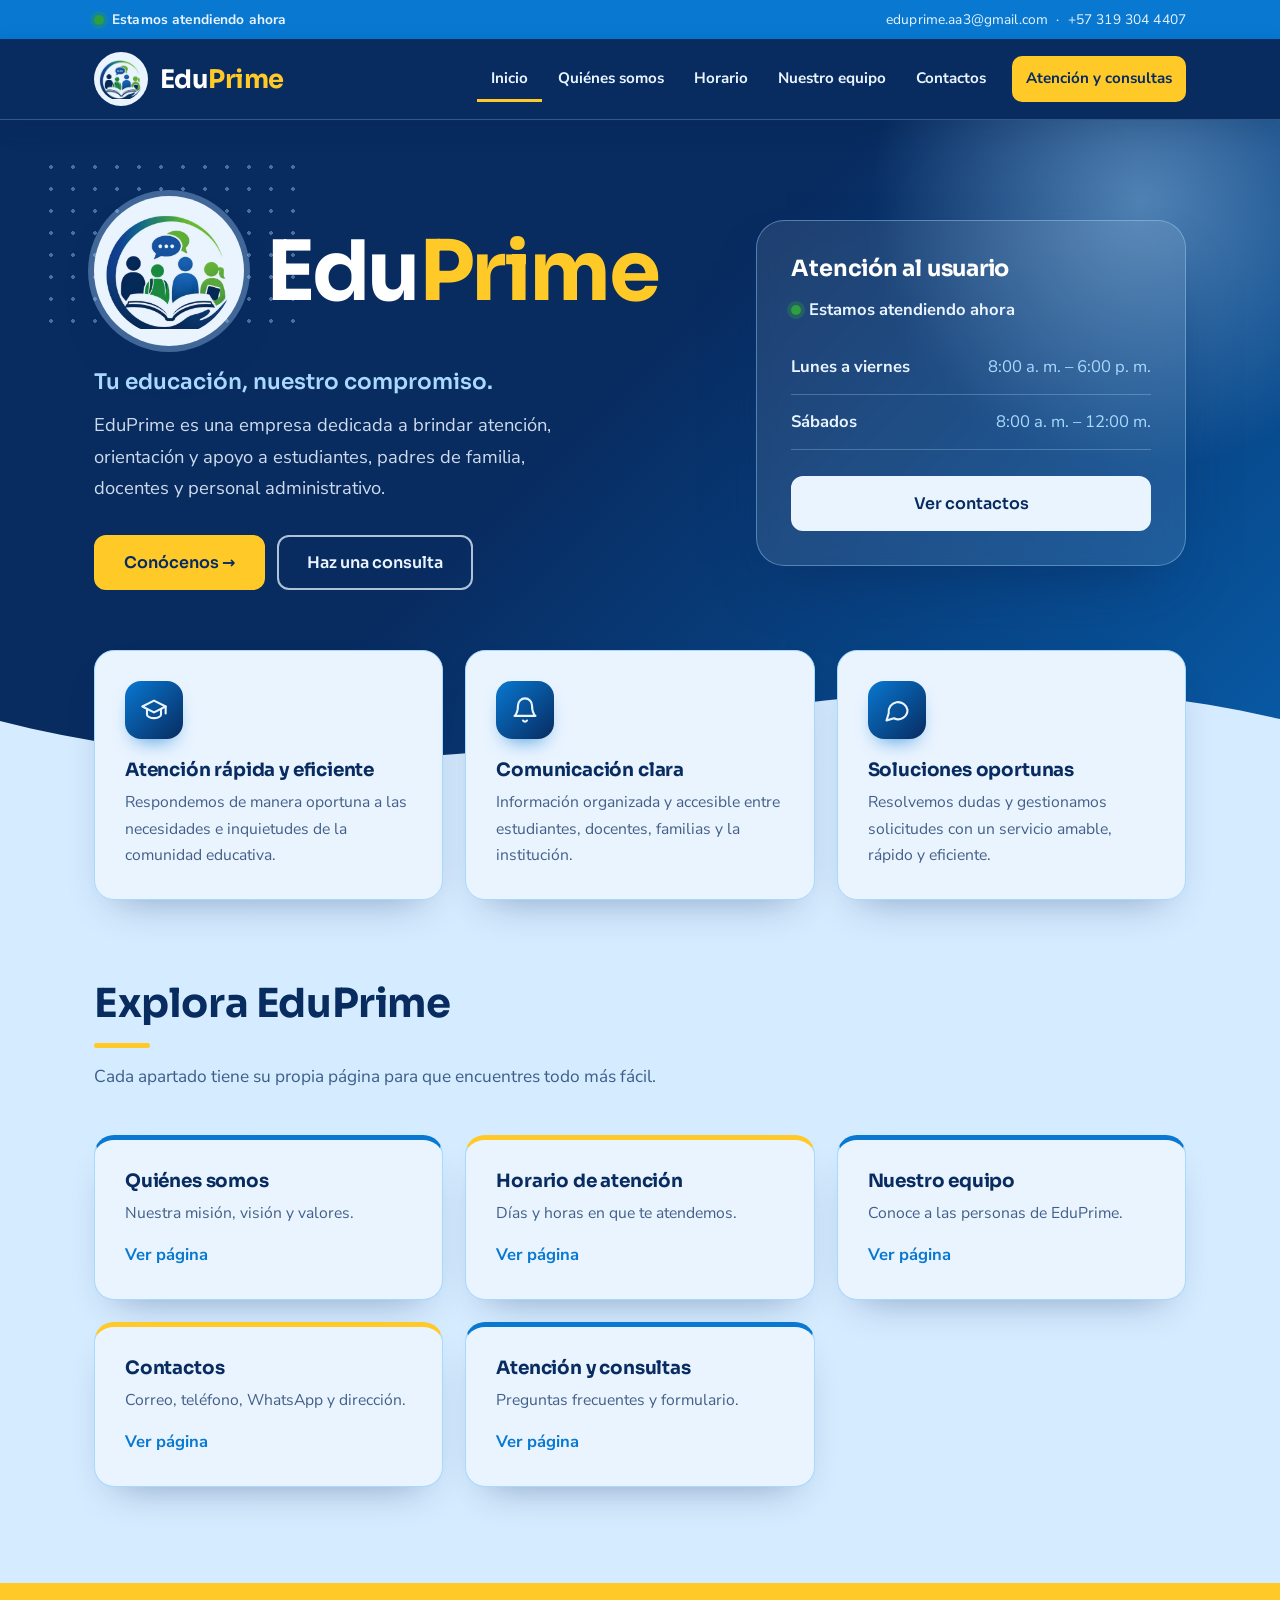
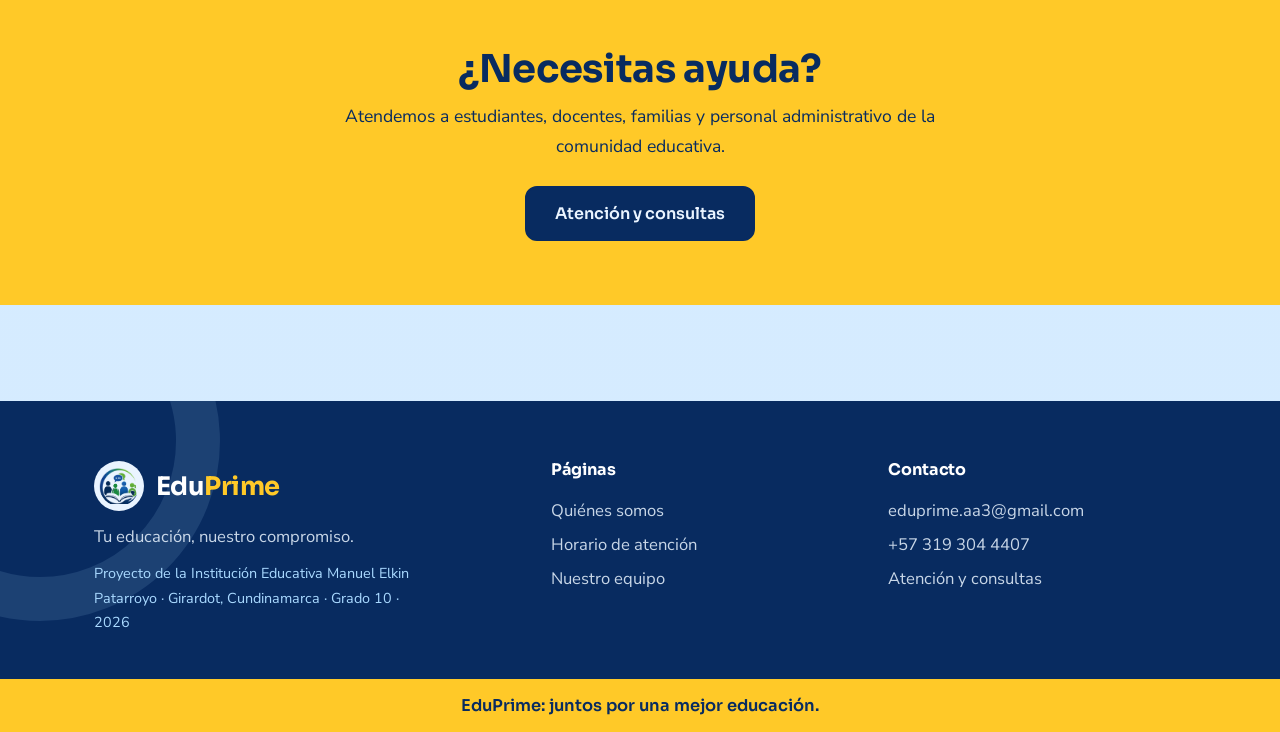
<file: index.html>
<!DOCTYPE html>
<html lang="es">
<head>
<meta charset="utf-8">
<meta name="viewport" content="width=device-width, initial-scale=1, viewport-fit=cover">
<title>EduPrime · Tu educación, nuestro compromiso</title>
<meta name="description" content="EduPrime: Tu educación, nuestro compromiso. Atención, orientación y apoyo para toda la comunidad educativa.">
<link rel="icon" href="assets/logo-icono.png">
<link rel="stylesheet" href="css/styles.css">
</head>
<body>
<div id="progreso" aria-hidden="true"></div>
<div class="util">
  <div class="wrap">
    <span class="badge" id="estado-top"><i></i><span>Consultando horario…</span></span>
    <span><a href="mailto:eduprime.aa3@gmail.com">eduprime.aa3@gmail.com</a> &nbsp;·&nbsp; <a href="tel:+573193044407">+57 319 304 4407</a></span>
  </div>
</div>


<header class="top">
  <div class="wrap bar">
    <a class="brand" href="index.html"><img src="assets/logo-icono.png" alt=""><span>Edu<b>Prime</b></span></a>
    <button class="burger" id="burger" aria-expanded="false" aria-controls="menu">Menú</button>
    <nav id="menu" aria-label="Principal">
      <ul>
        <li><a href="index.html" aria-current="page">Inicio</a></li>
        <li><a href="quienes-somos.html">Quiénes somos</a></li>
        <li><a href="horario.html">Horario</a></li>
        <li><a href="equipo.html">Nuestro equipo</a></li>
        <li><a href="contactos.html">Contactos</a></li>
        <li><a class="cta" href="consultas.html">Atención y consultas</a></li>
      </ul>
    </nav>
  </div>
</header>
<main>
<div class="hero" id="inicio"><div class="wrap">
  <div>
    <div class="lockup"><img src="assets/logo-icono.png" alt="Logo de EduPrime"><h1>Edu<b>Prime</b></h1></div>
    <p class="eslogan">Tu educación, nuestro compromiso.</p>
    <p class="lead">EduPrime es una empresa dedicada a brindar atención, orientación y apoyo a estudiantes, padres de familia, docentes y personal administrativo.</p>
    <div class="btns"><a class="btn" href="quienes-somos.html">Conócenos →</a><a class="btn ghost" href="consultas.html">Haz una consulta</a></div>
  </div>
  <aside class="ficha" aria-label="Atención al usuario">
    <h2>Atención al usuario</h2>
    <div class="badge" id="estado"><i></i><span>Consultando…</span></div>
    <dl><div><dt>Lunes a viernes</dt><dd>8:00 a. m. – 6:00 p. m.</dd></div><div><dt>Sábados</dt><dd>8:00 a. m. – 12:00 m.</dd></div></dl>
    <a class="btn" href="contactos.html">Ver contactos</a>
  </aside>
</div></div>
<div class="quick">
  <div class="wrap grid3">
    <div class="card">
      <div class="ico"><svg viewBox="0 0 24 24" aria-hidden="true"><path d="M2 9l10-5 10 5-10 5z"/><path d="M6 11.5V16c0 1.5 3 3 6 3s6-1.5 6-3v-4.5"/><path d="M22 9v6"/></svg></div>
      <h3>Atención rápida y eficiente</h3><p>Respondemos de manera oportuna a las necesidades e inquietudes de la comunidad educativa.</p>
    </div>
    <div class="card">
      <div class="ico"><svg viewBox="0 0 24 24" aria-hidden="true"><path d="M18 8a6 6 0 10-12 0c0 7-3 9-3 9h18s-3-2-3-9"/><path d="M13.7 21a2 2 0 01-3.4 0"/></svg></div>
      <h3>Comunicación clara</h3><p>Información organizada y accesible entre estudiantes, docentes, familias y la institución.</p>
    </div>
    <div class="card">
      <div class="ico"><svg viewBox="0 0 24 24" aria-hidden="true"><path d="M21 12a8 8 0 01-11.6 7.1L3 21l1.9-6.2A8 8 0 1121 12z"/></svg></div>
      <h3>Soluciones oportunas</h3><p>Resolvemos dudas y gestionamos solicitudes con un servicio amable, rápido y eficiente.</p>
    </div>
  </div>
</div>

<section class="solo"><div class="wrap">
<div class="sh"><h2>Explora EduPrime</h2><p>Cada apartado tiene su propia página para que encuentres todo más fácil.</p></div>
<div class="grid3">
<a class="card link" href="quienes-somos.html"><h3>Quiénes somos</h3><p>Nuestra misión, visión y valores.</p><span>Ver página</span></a>
<a class="card link" href="horario.html"><h3>Horario de atención</h3><p>Días y horas en que te atendemos.</p><span>Ver página</span></a>
<a class="card link" href="equipo.html"><h3>Nuestro equipo</h3><p>Conoce a las personas de EduPrime.</p><span>Ver página</span></a>
<a class="card link" href="contactos.html"><h3>Contactos</h3><p>Correo, teléfono, WhatsApp y dirección.</p><span>Ver página</span></a>
<a class="card link" href="consultas.html"><h3>Atención y consultas</h3><p>Preguntas frecuentes y formulario.</p><span>Ver página</span></a>
</div></div></section>
<section class="callout"><div class="wrap"><h2>¿Necesitas ayuda?</h2><p>Atendemos a estudiantes, docentes, familias y personal administrativo de la comunidad educativa.</p><a class="btn" href="consultas.html">Atención y consultas</a></div></section>
</main>

<footer>
  <div class="wrap fgrid">
    <div><a class="brand" href="index.html"><img src="assets/logo-icono.png" alt=""><span>Edu<b>Prime</b></span></a><p>Tu educación, nuestro compromiso.</p><p class="inst">Proyecto de la Institución Educativa Manuel Elkin Patarroyo · Girardot, Cundinamarca · Grado 10 · 2026</p></div>
    <div><h3>Páginas</h3><a href="quienes-somos.html">Quiénes somos</a><a href="horario.html">Horario de atención</a><a href="equipo.html">Nuestro equipo</a></div>
    <div><h3>Contacto</h3><a href="mailto:eduprime.aa3@gmail.com">eduprime.aa3@gmail.com</a><a href="tel:+573193044407">+57 319 304 4407</a><a href="consultas.html">Atención y consultas</a></div>
  </div>
  <div class="strip">EduPrime: juntos por una mejor educación.</div>
</footer>
<button type="button" class="a-top" id="a-top" aria-label="Volver arriba"><svg viewBox="0 0 24 24" aria-hidden="true"><path d="M6 14l6-6 6 6"/></svg></button>
<script src="js/script.js"></script>
</body>
</html>
</file>
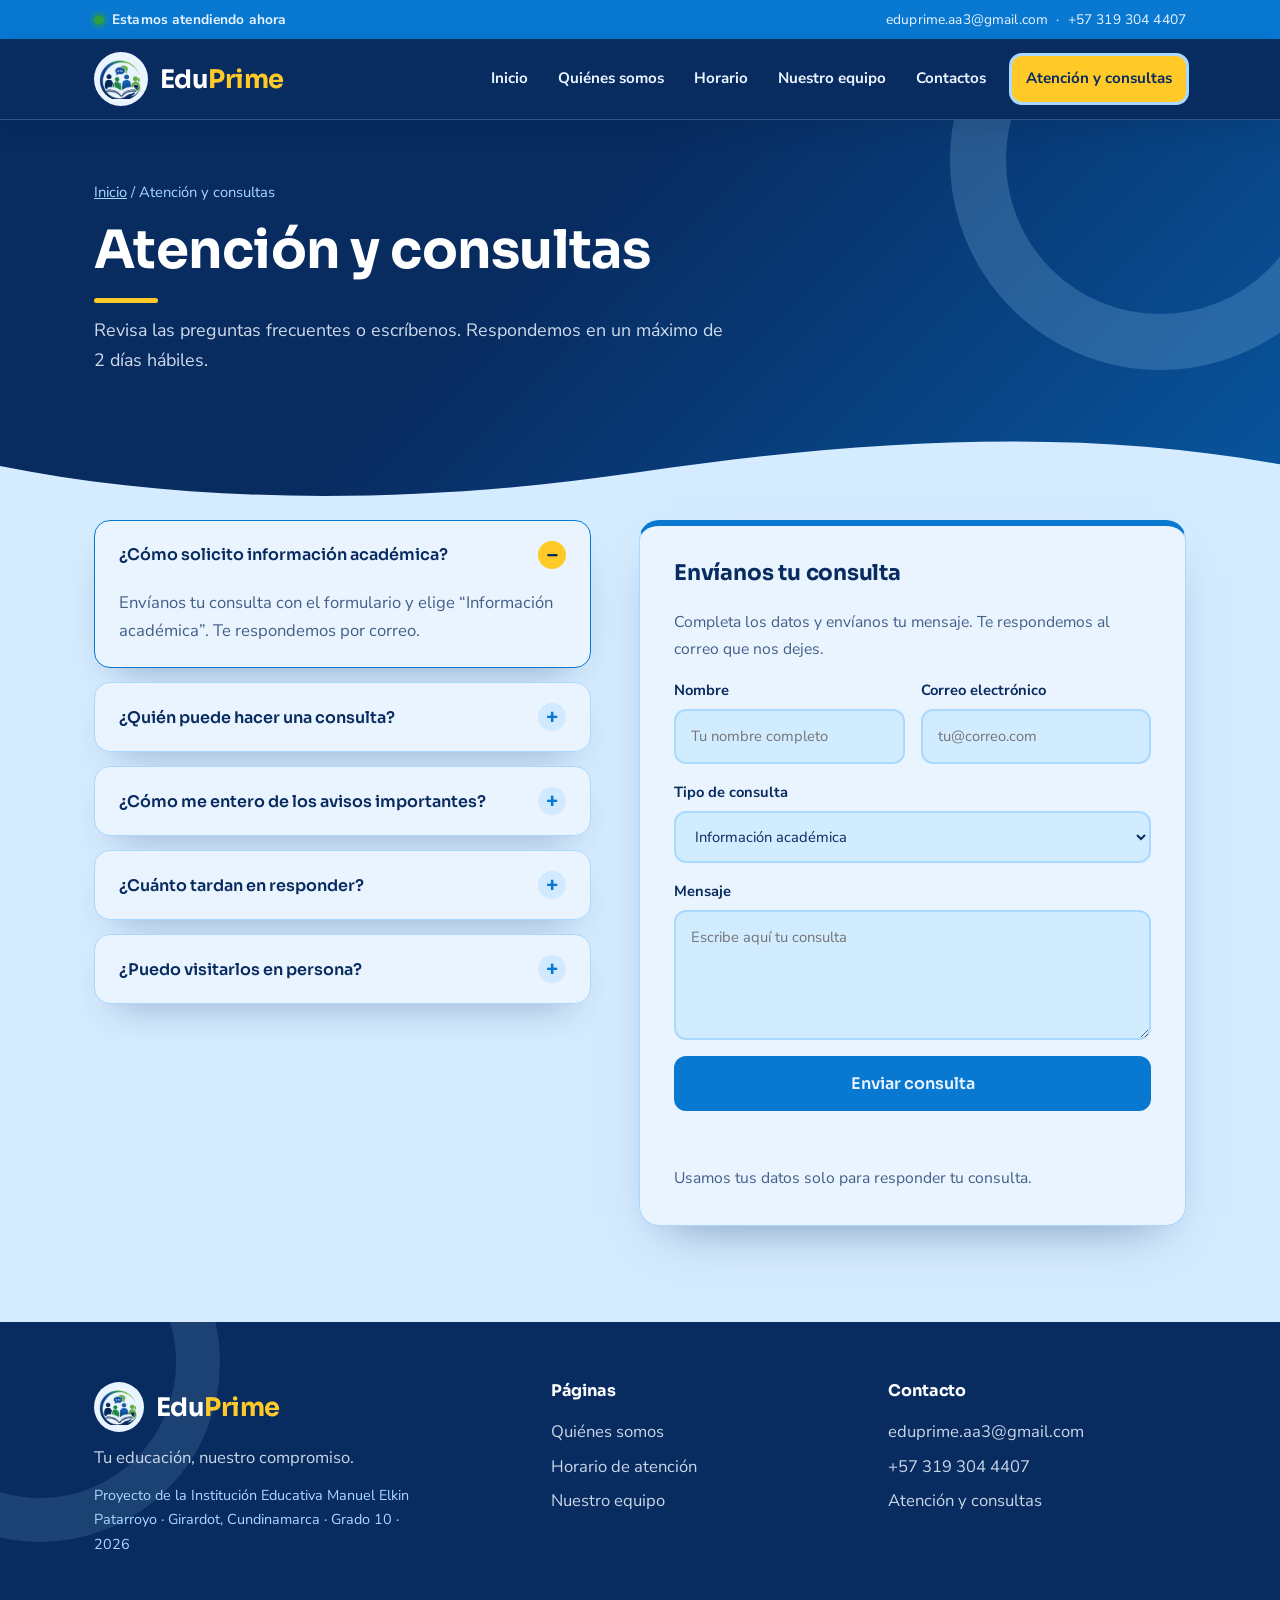
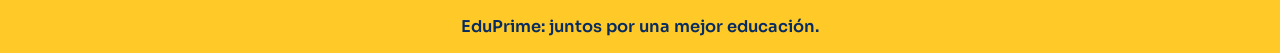
<file: consultas.html>
<!DOCTYPE html>
<html lang="es">
<head>
<meta charset="utf-8">
<meta name="viewport" content="width=device-width, initial-scale=1, viewport-fit=cover">
<title>Atención y consultas · EduPrime</title>
<meta name="description" content="EduPrime: Tu educación, nuestro compromiso. Atención, orientación y apoyo para toda la comunidad educativa.">
<link rel="icon" href="assets/logo-icono.png">
<link rel="stylesheet" href="css/styles.css">
</head>
<body>
<div id="progreso" aria-hidden="true"></div>
<div class="util">
  <div class="wrap">
    <span class="badge" id="estado-top"><i></i><span>Consultando horario…</span></span>
    <span><a href="mailto:eduprime.aa3@gmail.com">eduprime.aa3@gmail.com</a> &nbsp;·&nbsp; <a href="tel:+573193044407">+57 319 304 4407</a></span>
  </div>
</div>


<header class="top">
  <div class="wrap bar">
    <a class="brand" href="index.html"><img src="assets/logo-icono.png" alt=""><span>Edu<b>Prime</b></span></a>
    <button class="burger" id="burger" aria-expanded="false" aria-controls="menu">Menú</button>
    <nav id="menu" aria-label="Principal">
      <ul>
        <li><a href="index.html">Inicio</a></li>
        <li><a href="quienes-somos.html">Quiénes somos</a></li>
        <li><a href="horario.html">Horario</a></li>
        <li><a href="equipo.html">Nuestro equipo</a></li>
        <li><a href="contactos.html">Contactos</a></li>
        <li><a class="cta" href="consultas.html" aria-current="page">Atención y consultas</a></li>
      </ul>
    </nav>
  </div>
</header>
<div class="pagehead"><div class="wrap"><div class="crumb"><a href="index.html">Inicio</a> / Atención y consultas</div><h1>Atención y consultas</h1><p>Revisa las preguntas frecuentes o escríbenos. Respondemos en un máximo de 2 días hábiles.</p></div></div>
<main>
<section id="consultas" class="solo">
  <div class="wrap">
    
    <div class="ask">
      <div>
        <details open><summary>¿Cómo solicito información académica?</summary><p>Envíanos tu consulta con el formulario y elige “Información académica”. Te respondemos por correo.</p></details>
        <details><summary>¿Quién puede hacer una consulta?</summary><p>Estudiantes, padres de familia, docentes y personal administrativo de la comunidad educativa.</p></details>
        <details><summary>¿Cómo me entero de los avisos importantes?</summary><p>Publicamos los comunicados en esta página y los enviamos por nuestros canales de contacto.</p></details>
        <details><summary>¿Cuánto tardan en responder?</summary><p>Atendemos las consultas en un máximo de 2 días hábiles, dentro de nuestro horario de atención.</p></details>
        <details><summary>¿Puedo visitarlos en persona?</summary><p>Sí, en nuestro horario de atención y en la dirección indicada en la sección de contactos.</p></details>
      </div>
      <form class="card form" id="form-consulta">
        <h3>Envíanos tu consulta</h3>
        <p class="form-intro">Completa los datos y envíanos tu mensaje. Te respondemos al correo que nos dejes.</p>
        <div class="two">
          <label for="f-nombre">Nombre
            <input id="f-nombre" name="nombre" autocomplete="name" placeholder="Tu nombre completo" required minlength="3" maxlength="80">
          </label>
          <label for="f-correo">Correo electrónico
            <input id="f-correo" name="correo" type="email" autocomplete="email" placeholder="tu@correo.com" required maxlength="120">
          </label>
        </div>
        <label for="f-tipo">Tipo de consulta
          <select id="f-tipo" name="tipo">
            <option>Información académica</option><option>Avisos y comunicados</option><option>Soporte técnico</option><option>Otro</option>
          </select>
        </label>
        <label for="f-msg">Mensaje
          <textarea id="f-msg" name="mensaje" placeholder="Escribe aquí tu consulta" required minlength="10" maxlength="1500"></textarea>
        </label>
        <button class="btn" type="submit" id="enviar">Enviar consulta</button>
        <p id="msg" role="status" aria-live="polite"></p>
        <p class="form-note">Usamos tus datos solo para responder tu consulta.</p>
      </form>
    </div>
  </div>
</section>
</main>

<footer>
  <div class="wrap fgrid">
    <div><a class="brand" href="index.html"><img src="assets/logo-icono.png" alt=""><span>Edu<b>Prime</b></span></a><p>Tu educación, nuestro compromiso.</p><p class="inst">Proyecto de la Institución Educativa Manuel Elkin Patarroyo · Girardot, Cundinamarca · Grado 10 · 2026</p></div>
    <div><h3>Páginas</h3><a href="quienes-somos.html">Quiénes somos</a><a href="horario.html">Horario de atención</a><a href="equipo.html">Nuestro equipo</a></div>
    <div><h3>Contacto</h3><a href="mailto:eduprime.aa3@gmail.com">eduprime.aa3@gmail.com</a><a href="tel:+573193044407">+57 319 304 4407</a><a href="consultas.html">Atención y consultas</a></div>
  </div>
  <div class="strip">EduPrime: juntos por una mejor educación.</div>
</footer>
<button type="button" class="a-top" id="a-top" aria-label="Volver arriba"><svg viewBox="0 0 24 24" aria-hidden="true"><path d="M6 14l6-6 6 6"/></svg></button>
<script src="js/script.js"></script>
</body>
</html>
</file>
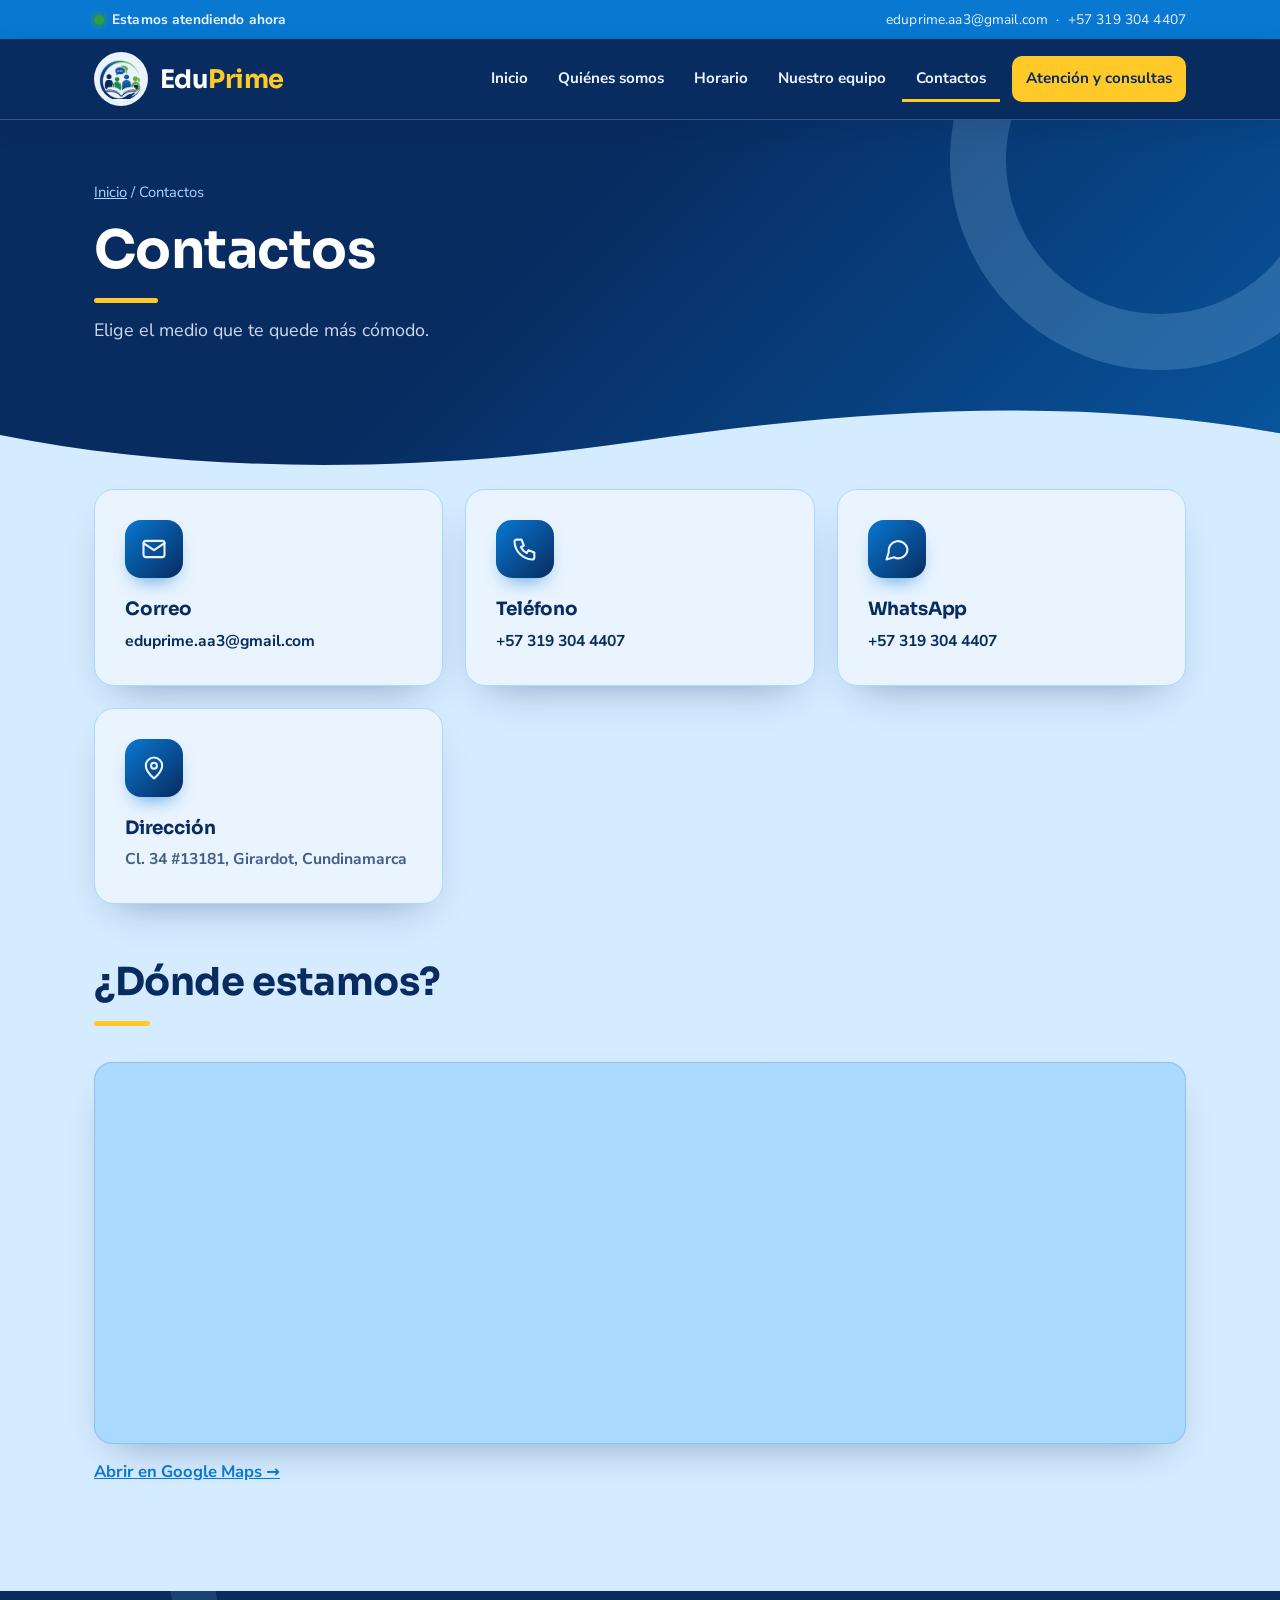
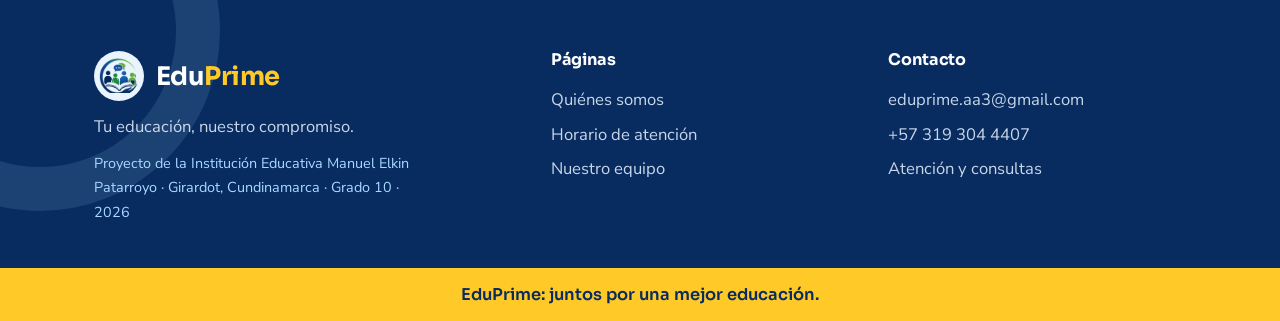
<file: contactos.html>
<!DOCTYPE html>
<html lang="es">
<head>
<meta charset="utf-8">
<meta name="viewport" content="width=device-width, initial-scale=1, viewport-fit=cover">
<title>Contactos · EduPrime</title>
<meta name="description" content="EduPrime: Tu educación, nuestro compromiso. Atención, orientación y apoyo para toda la comunidad educativa.">
<link rel="icon" href="assets/logo-icono.png">
<link rel="stylesheet" href="css/styles.css">
</head>
<body>
<div id="progreso" aria-hidden="true"></div>
<div class="util">
  <div class="wrap">
    <span class="badge" id="estado-top"><i></i><span>Consultando horario…</span></span>
    <span><a href="mailto:eduprime.aa3@gmail.com">eduprime.aa3@gmail.com</a> &nbsp;·&nbsp; <a href="tel:+573193044407">+57 319 304 4407</a></span>
  </div>
</div>


<header class="top">
  <div class="wrap bar">
    <a class="brand" href="index.html"><img src="assets/logo-icono.png" alt=""><span>Edu<b>Prime</b></span></a>
    <button class="burger" id="burger" aria-expanded="false" aria-controls="menu">Menú</button>
    <nav id="menu" aria-label="Principal">
      <ul>
        <li><a href="index.html">Inicio</a></li>
        <li><a href="quienes-somos.html">Quiénes somos</a></li>
        <li><a href="horario.html">Horario</a></li>
        <li><a href="equipo.html">Nuestro equipo</a></li>
        <li><a href="contactos.html" aria-current="page">Contactos</a></li>
        <li><a class="cta" href="consultas.html">Atención y consultas</a></li>
      </ul>
    </nav>
  </div>
</header>
<div class="pagehead"><div class="wrap"><div class="crumb"><a href="index.html">Inicio</a> / Contactos</div><h1>Contactos</h1><p>Elige el medio que te quede más cómodo.</p></div></div>
<main>
<section id="contactos" class="solo">
  <div class="wrap">
    
    <div class="grid3 cont">
      <div class="card"><div class="ico"><svg viewBox="0 0 24 24" aria-hidden="true"><rect x="3" y="5" width="18" height="14" rx="2"/><path d="M3 7l9 6 9-6"/></svg></div><h3>Correo</h3><p><a href="mailto:eduprime.aa3@gmail.com">eduprime.aa3@gmail.com</a></p></div>
      <div class="card"><div class="ico"><svg viewBox="0 0 24 24" aria-hidden="true"><path d="M5 4h4l2 5-2.5 1.5a11 11 0 005 5L15 13l5 2v4a2 2 0 01-2 2A16 16 0 013 6a2 2 0 012-2z"/></svg></div><h3>Teléfono</h3><p><a href="tel:+573193044407">+57 319 304 4407</a></p></div>
      <div class="card"><div class="ico"><svg viewBox="0 0 24 24" aria-hidden="true"><path d="M21 12a8 8 0 01-11.6 7.1L3 21l1.9-6.2A8 8 0 1121 12z"/></svg></div><h3>WhatsApp</h3><p><a href="https://wa.me/573193044407">+57 319 304 4407</a></p></div>
      <div class="card"><div class="ico"><svg viewBox="0 0 24 24" aria-hidden="true"><path d="M12 21s7-6.2 7-11a7 7 0 10-14 0c0 4.8 7 11 7 11z"/><circle cx="12" cy="10" r="2.5"/></svg></div><h3>Dirección</h3><p class="dato">Cl. 34 #13181, Girardot, Cundinamarca</p></div>
    </div>
  </div>
</section>
<section class="mapa"><div class="wrap">
  <h2 class="objs-h">¿Dónde estamos?</h2>
  <div class="mapa-box"><iframe title="Mapa de la ubicación de EduPrime en Girardot, Cundinamarca" src="https://maps.google.com/maps?q=Cl.+34+%2313181,+Girardot,+Cundinamarca&amp;output=embed" loading="lazy" referrerpolicy="no-referrer-when-downgrade" allowfullscreen></iframe></div>
  <p class="mapa-link"><a href="https://www.google.com/maps/search/?api=1&amp;query=Cl.+34+%2313181,+Girardot,+Cundinamarca" target="_blank" rel="noopener">Abrir en Google Maps →</a></p>
</div></section>
</main>

<footer>
  <div class="wrap fgrid">
    <div><a class="brand" href="index.html"><img src="assets/logo-icono.png" alt=""><span>Edu<b>Prime</b></span></a><p>Tu educación, nuestro compromiso.</p><p class="inst">Proyecto de la Institución Educativa Manuel Elkin Patarroyo · Girardot, Cundinamarca · Grado 10 · 2026</p></div>
    <div><h3>Páginas</h3><a href="quienes-somos.html">Quiénes somos</a><a href="horario.html">Horario de atención</a><a href="equipo.html">Nuestro equipo</a></div>
    <div><h3>Contacto</h3><a href="mailto:eduprime.aa3@gmail.com">eduprime.aa3@gmail.com</a><a href="tel:+573193044407">+57 319 304 4407</a><a href="consultas.html">Atención y consultas</a></div>
  </div>
  <div class="strip">EduPrime: juntos por una mejor educación.</div>
</footer>
<button type="button" class="a-top" id="a-top" aria-label="Volver arriba"><svg viewBox="0 0 24 24" aria-hidden="true"><path d="M6 14l6-6 6 6"/></svg></button>
<script src="js/script.js"></script>
</body>
</html>
</file>
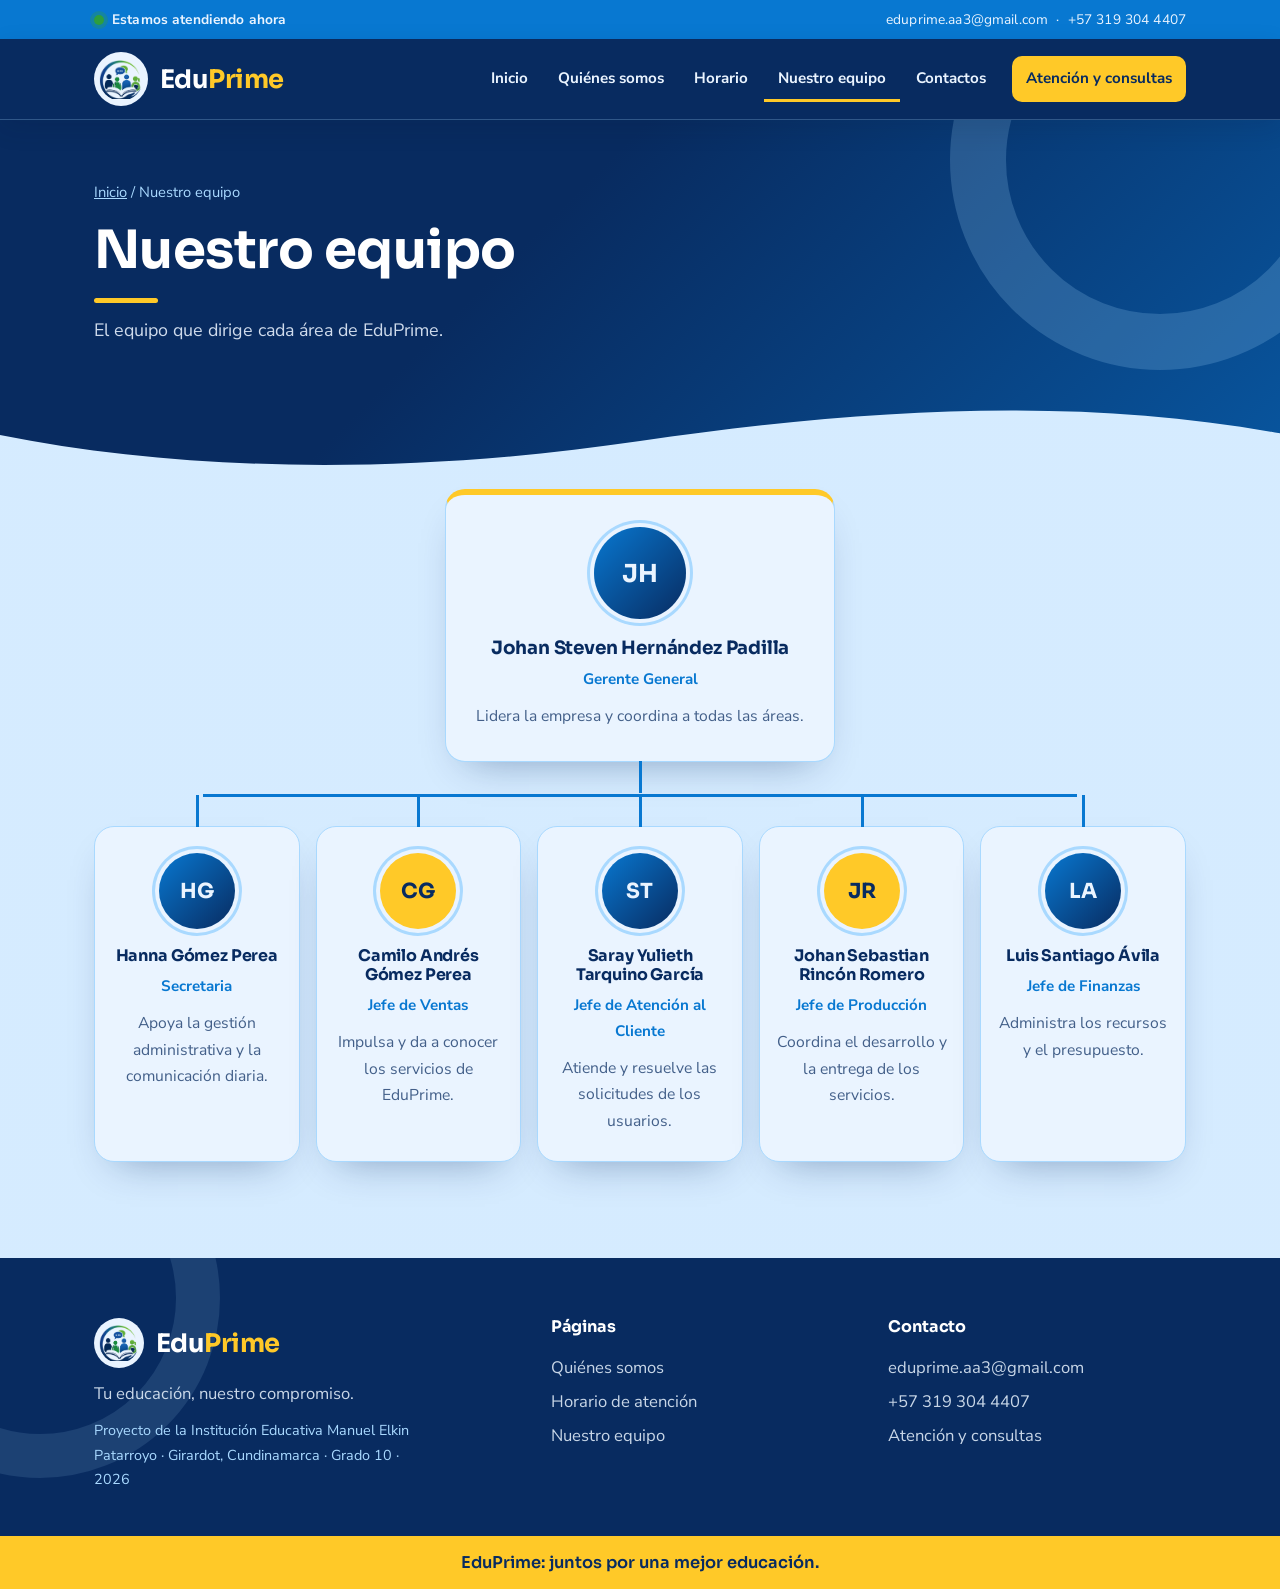
<file: equipo.html>
<!DOCTYPE html>
<html lang="es">
<head>
<meta charset="utf-8">
<meta name="viewport" content="width=device-width, initial-scale=1, viewport-fit=cover">
<title>Nuestro equipo · EduPrime</title>
<meta name="description" content="EduPrime: Tu educación, nuestro compromiso. Atención, orientación y apoyo para toda la comunidad educativa.">
<link rel="icon" href="assets/logo-icono.png">
<link rel="stylesheet" href="css/styles.css">
</head>
<body>
<div id="progreso" aria-hidden="true"></div>
<div class="util">
  <div class="wrap">
    <span class="badge" id="estado-top"><i></i><span>Consultando horario…</span></span>
    <span><a href="mailto:eduprime.aa3@gmail.com">eduprime.aa3@gmail.com</a> &nbsp;·&nbsp; <a href="tel:+573193044407">+57 319 304 4407</a></span>
  </div>
</div>


<header class="top">
  <div class="wrap bar">
    <a class="brand" href="index.html"><img src="assets/logo-icono.png" alt=""><span>Edu<b>Prime</b></span></a>
    <button class="burger" id="burger" aria-expanded="false" aria-controls="menu">Menú</button>
    <nav id="menu" aria-label="Principal">
      <ul>
        <li><a href="index.html">Inicio</a></li>
        <li><a href="quienes-somos.html">Quiénes somos</a></li>
        <li><a href="horario.html">Horario</a></li>
        <li><a href="equipo.html" aria-current="page">Nuestro equipo</a></li>
        <li><a href="contactos.html">Contactos</a></li>
        <li><a class="cta" href="consultas.html">Atención y consultas</a></li>
      </ul>
    </nav>
  </div>
</header>
<div class="pagehead"><div class="wrap"><div class="crumb"><a href="index.html">Inicio</a> / Nuestro equipo</div><h1>Nuestro equipo</h1><p>El equipo que dirige cada área de EduPrime.</p></div></div>
<main>
<section id="equipo" class="solo">
  <div class="wrap">
    <div class="org">
      <div class="card person top"><div class="av" aria-hidden="true">JH</div><h3>Johan Steven Hernández Padilla</h3><div class="rol">Gerente General</div><p>Lidera la empresa y coordina a todas las áreas.</p></div>
      <div class="org-row"><div class="card person"><div class="av" aria-hidden="true">HG</div><h3>Hanna Gómez Perea</h3><div class="rol">Secretaria</div><p>Apoya la gestión administrativa y la comunicación diaria.</p></div><div class="card person"><div class="av" aria-hidden="true">CG</div><h3>Camilo Andrés Gómez Perea</h3><div class="rol">Jefe de Ventas</div><p>Impulsa y da a conocer los servicios de EduPrime.</p></div><div class="card person"><div class="av" aria-hidden="true">ST</div><h3>Saray Yulieth Tarquino García</h3><div class="rol">Jefe de Atención al Cliente</div><p>Atiende y resuelve las solicitudes de los usuarios.</p></div><div class="card person"><div class="av" aria-hidden="true">JR</div><h3>Johan Sebastian Rincón Romero</h3><div class="rol">Jefe de Producción</div><p>Coordina el desarrollo y la entrega de los servicios.</p></div><div class="card person"><div class="av" aria-hidden="true">LA</div><h3>Luis Santiago Ávila</h3><div class="rol">Jefe de Finanzas</div><p>Administra los recursos y el presupuesto.</p></div></div>
    </div>
  </div>
</section>
</main>

<footer>
  <div class="wrap fgrid">
    <div><a class="brand" href="index.html"><img src="assets/logo-icono.png" alt=""><span>Edu<b>Prime</b></span></a><p>Tu educación, nuestro compromiso.</p><p class="inst">Proyecto de la Institución Educativa Manuel Elkin Patarroyo · Girardot, Cundinamarca · Grado 10 · 2026</p></div>
    <div><h3>Páginas</h3><a href="quienes-somos.html">Quiénes somos</a><a href="horario.html">Horario de atención</a><a href="equipo.html">Nuestro equipo</a></div>
    <div><h3>Contacto</h3><a href="mailto:eduprime.aa3@gmail.com">eduprime.aa3@gmail.com</a><a href="tel:+573193044407">+57 319 304 4407</a><a href="consultas.html">Atención y consultas</a></div>
  </div>
  <div class="strip">EduPrime: juntos por una mejor educación.</div>
</footer>
<button type="button" class="a-top" id="a-top" aria-label="Volver arriba"><svg viewBox="0 0 24 24" aria-hidden="true"><path d="M6 14l6-6 6 6"/></svg></button>
<script src="js/script.js"></script>
</body>
</html>
</file>
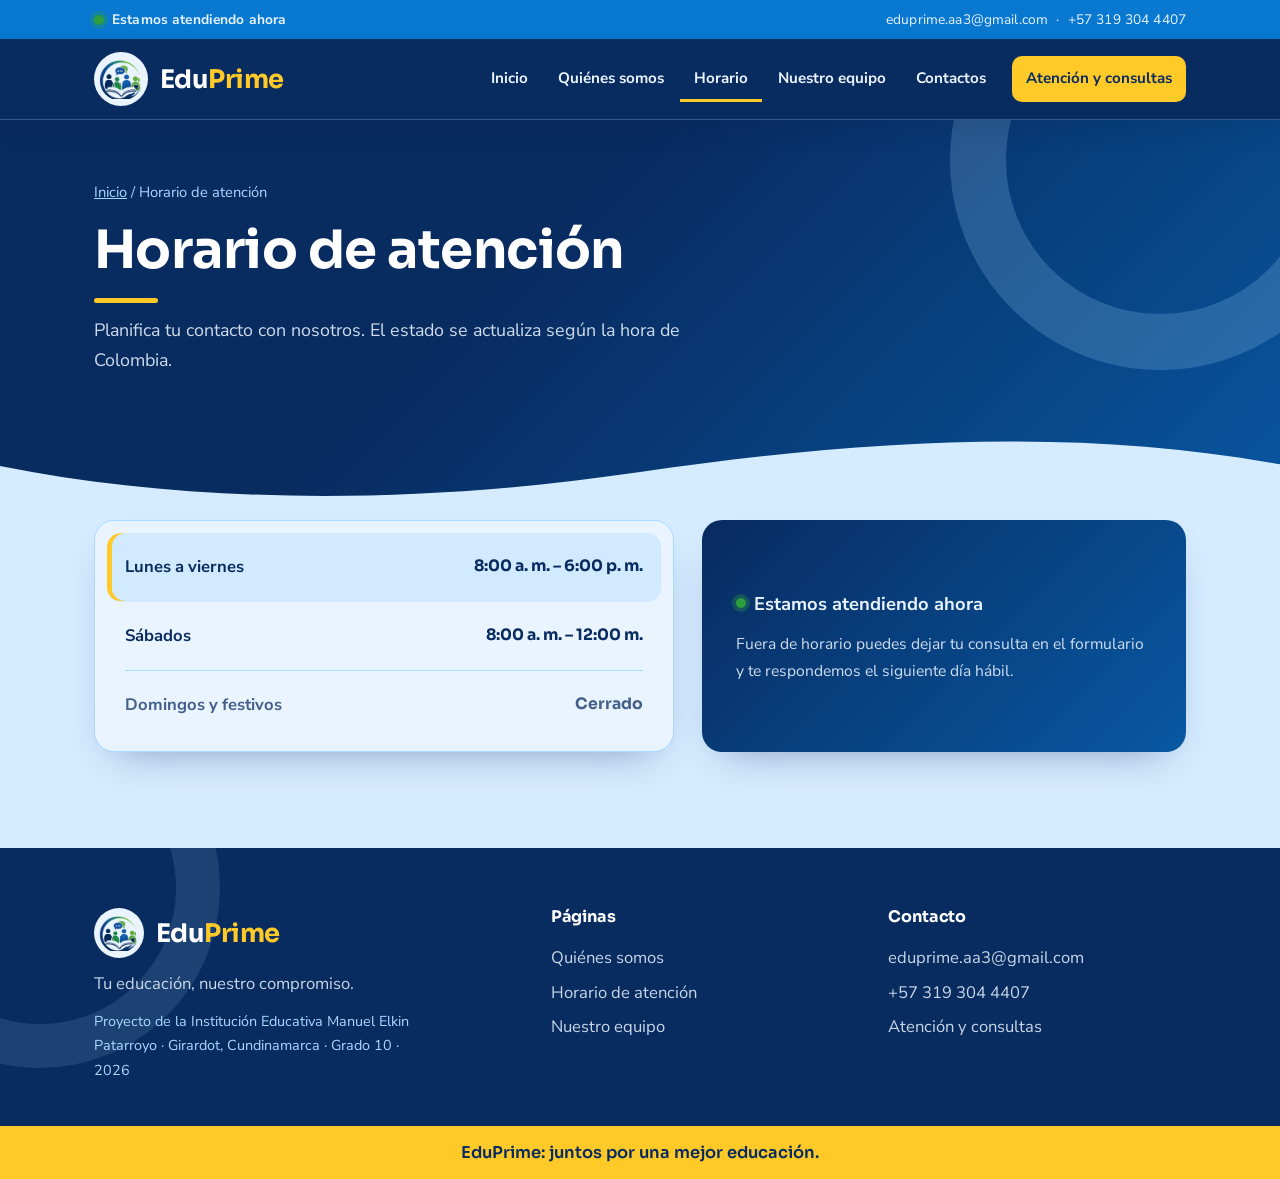
<file: horario.html>
<!DOCTYPE html>
<html lang="es">
<head>
<meta charset="utf-8">
<meta name="viewport" content="width=device-width, initial-scale=1, viewport-fit=cover">
<title>Horario de atención · EduPrime</title>
<meta name="description" content="EduPrime: Tu educación, nuestro compromiso. Atención, orientación y apoyo para toda la comunidad educativa.">
<link rel="icon" href="assets/logo-icono.png">
<link rel="stylesheet" href="css/styles.css">
</head>
<body>
<div id="progreso" aria-hidden="true"></div>
<div class="util">
  <div class="wrap">
    <span class="badge" id="estado-top"><i></i><span>Consultando horario…</span></span>
    <span><a href="mailto:eduprime.aa3@gmail.com">eduprime.aa3@gmail.com</a> &nbsp;·&nbsp; <a href="tel:+573193044407">+57 319 304 4407</a></span>
  </div>
</div>


<header class="top">
  <div class="wrap bar">
    <a class="brand" href="index.html"><img src="assets/logo-icono.png" alt=""><span>Edu<b>Prime</b></span></a>
    <button class="burger" id="burger" aria-expanded="false" aria-controls="menu">Menú</button>
    <nav id="menu" aria-label="Principal">
      <ul>
        <li><a href="index.html">Inicio</a></li>
        <li><a href="quienes-somos.html">Quiénes somos</a></li>
        <li><a href="horario.html" aria-current="page">Horario</a></li>
        <li><a href="equipo.html">Nuestro equipo</a></li>
        <li><a href="contactos.html">Contactos</a></li>
        <li><a class="cta" href="consultas.html">Atención y consultas</a></li>
      </ul>
    </nav>
  </div>
</header>
<div class="pagehead"><div class="wrap"><div class="crumb"><a href="index.html">Inicio</a> / Horario de atención</div><h1>Horario de atención</h1><p>Planifica tu contacto con nosotros. El estado se actualiza según la hora de Colombia.</p></div></div>
<main>
<section id="horario" class="solo">
  <div class="wrap">
    
    <div class="hor">
      <div class="card rows" id="filas">
        <div class="row" data-d="1,2,3,4,5"><span>Lunes a viernes</span><span>8:00 a. m. – 6:00 p. m.</span></div>
        <div class="row" data-d="6"><span>Sábados</span><span>8:00 a. m. – 12:00 m.</span></div>
        <div class="row off" data-d="0"><span>Domingos y festivos</span><span>Cerrado</span></div>
      </div>
      <div class="card status">
        <div class="badge" id="estado"><i></i><span>Consultando…</span></div>
        <p>Fuera de horario puedes dejar tu consulta en el formulario y te respondemos el siguiente día hábil.</p>
      </div>
    </div>
  </div>
</section>
</main>

<footer>
  <div class="wrap fgrid">
    <div><a class="brand" href="index.html"><img src="assets/logo-icono.png" alt=""><span>Edu<b>Prime</b></span></a><p>Tu educación, nuestro compromiso.</p><p class="inst">Proyecto de la Institución Educativa Manuel Elkin Patarroyo · Girardot, Cundinamarca · Grado 10 · 2026</p></div>
    <div><h3>Páginas</h3><a href="quienes-somos.html">Quiénes somos</a><a href="horario.html">Horario de atención</a><a href="equipo.html">Nuestro equipo</a></div>
    <div><h3>Contacto</h3><a href="mailto:eduprime.aa3@gmail.com">eduprime.aa3@gmail.com</a><a href="tel:+573193044407">+57 319 304 4407</a><a href="consultas.html">Atención y consultas</a></div>
  </div>
  <div class="strip">EduPrime: juntos por una mejor educación.</div>
</footer>
<button type="button" class="a-top" id="a-top" aria-label="Volver arriba"><svg viewBox="0 0 24 24" aria-hidden="true"><path d="M6 14l6-6 6 6"/></svg></button>
<script src="js/script.js"></script>
</body>
</html>
</file>
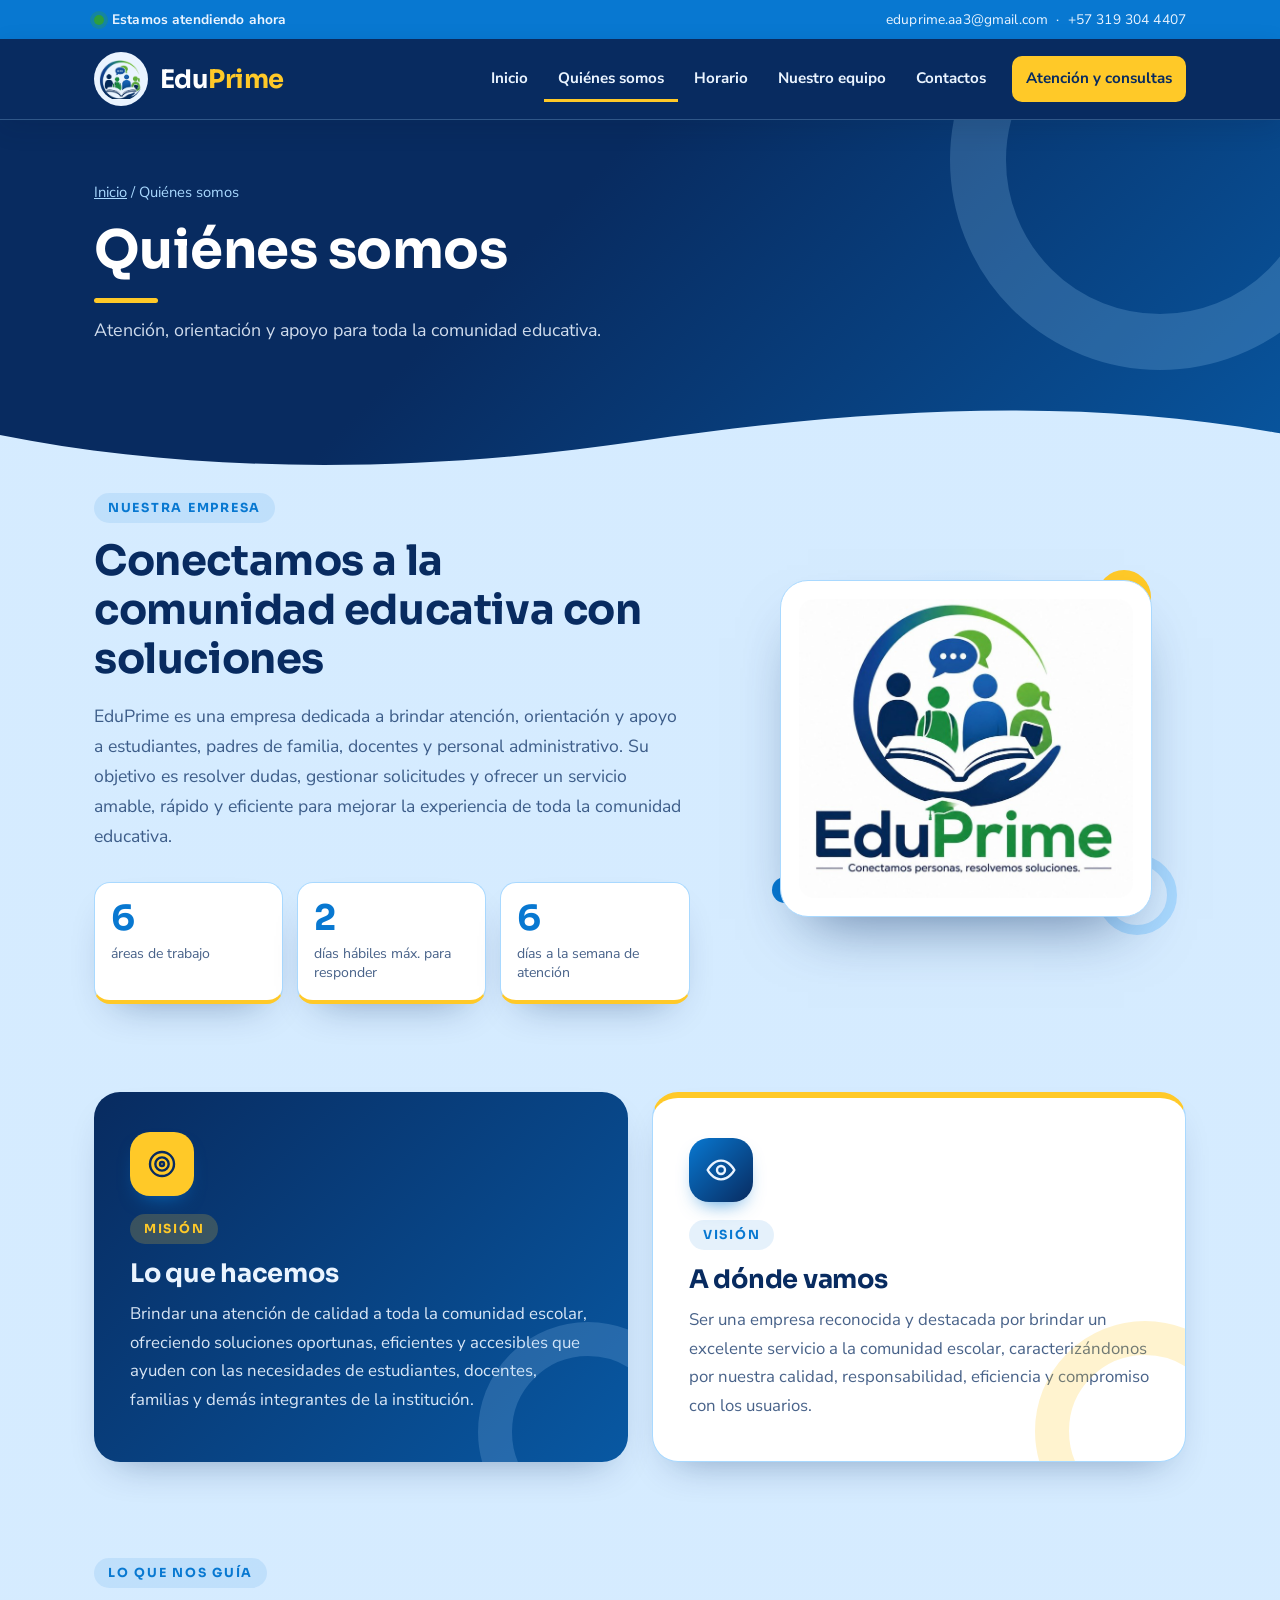
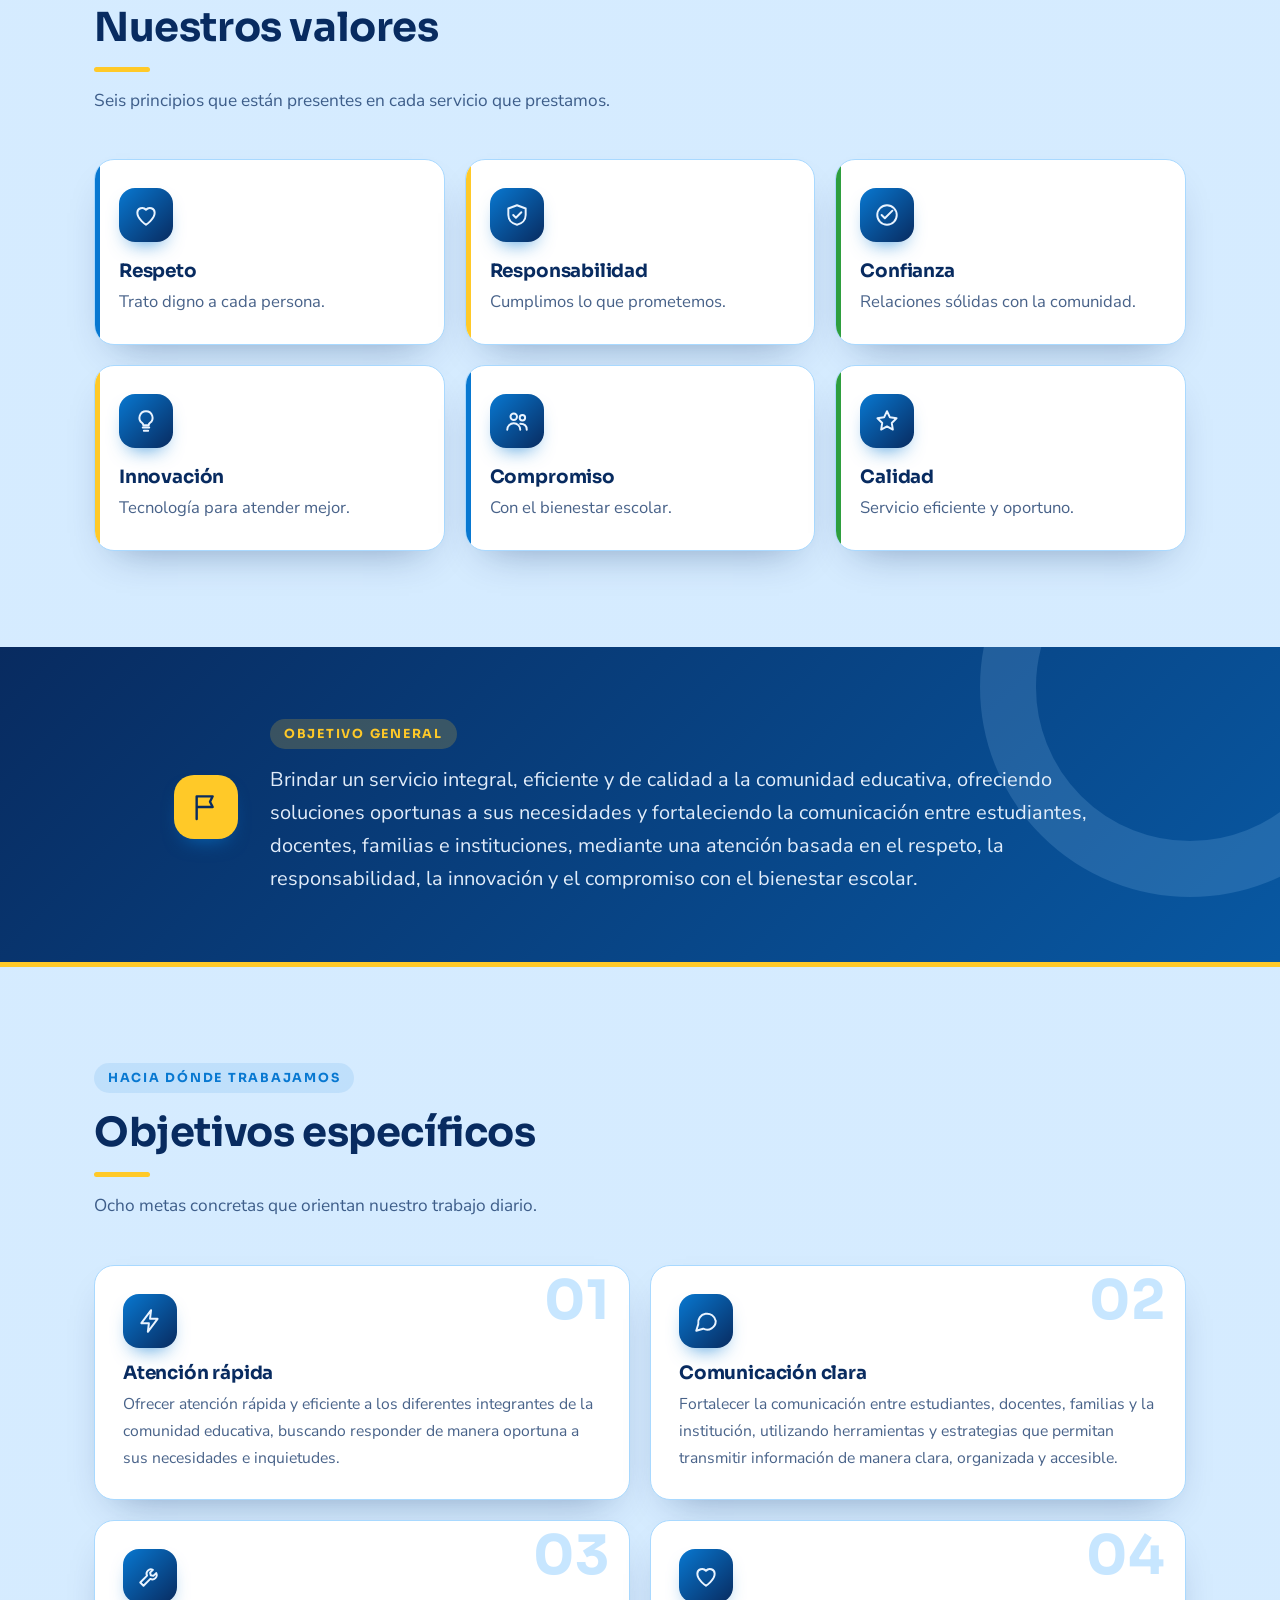
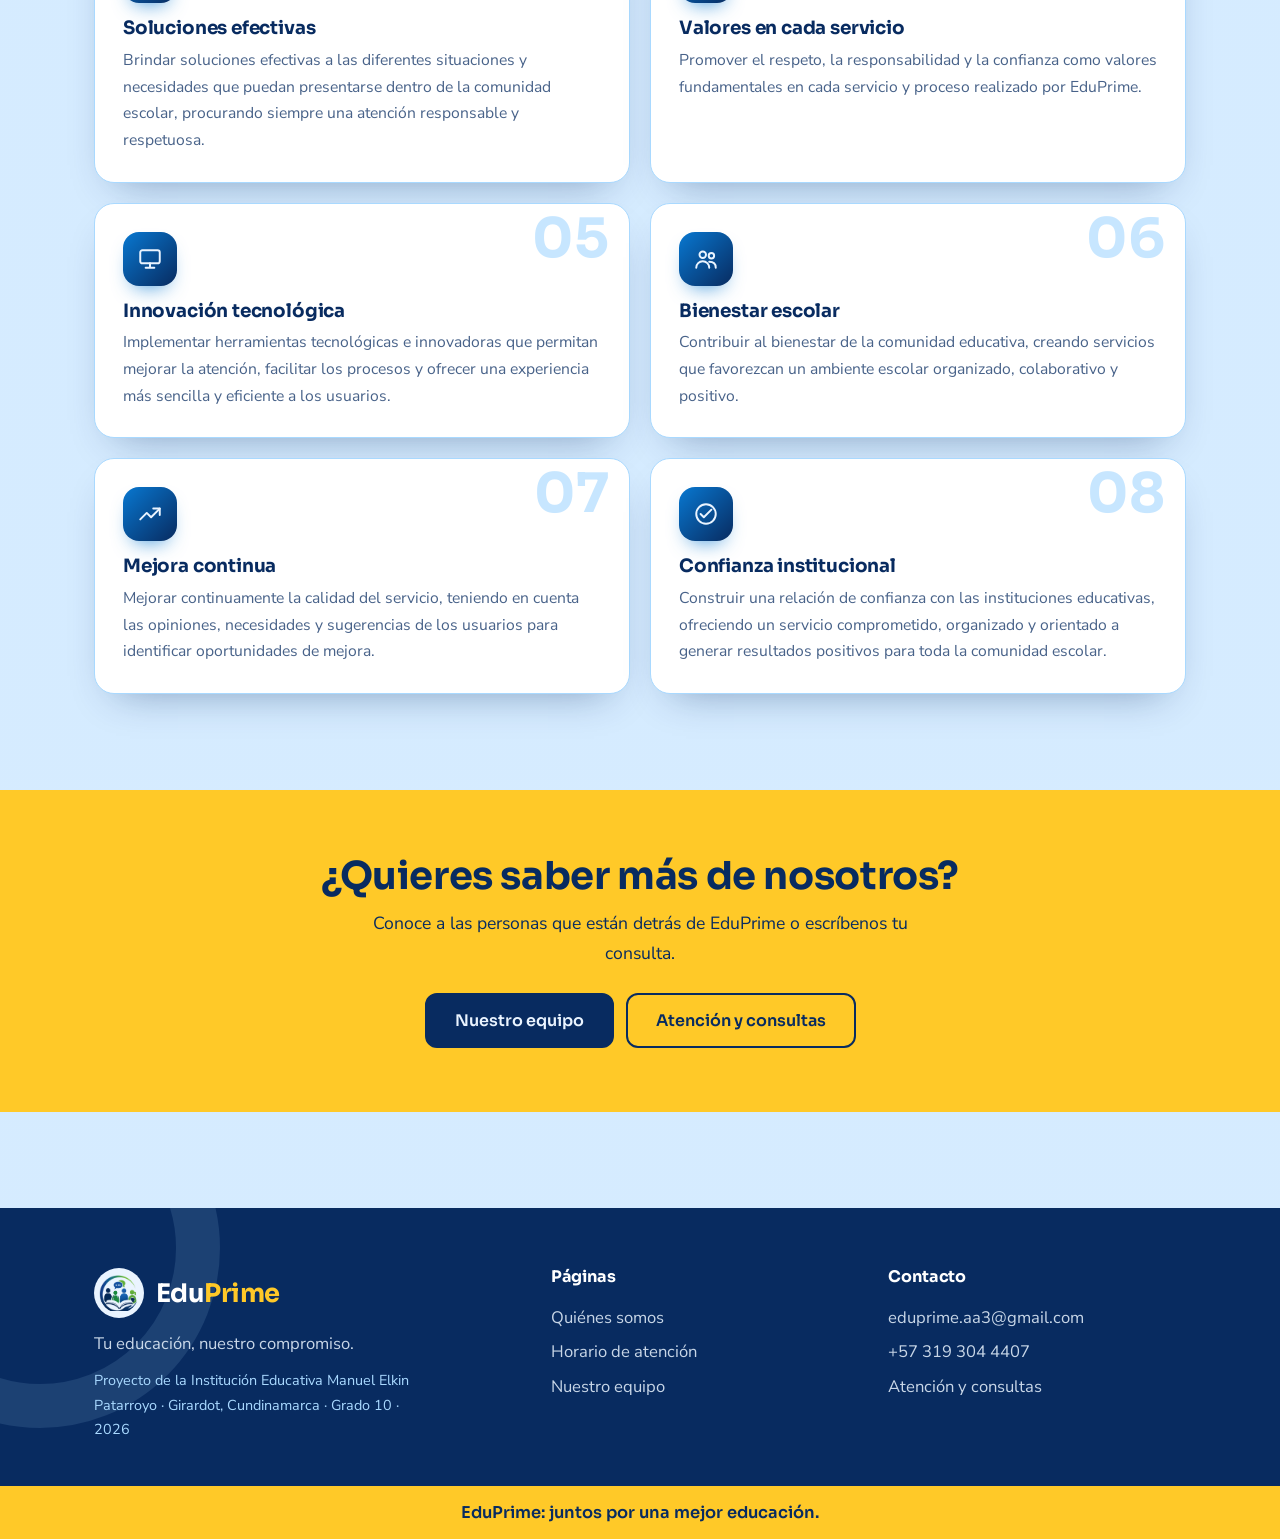
<file: quienes-somos.html>
<!DOCTYPE html>
<html lang="es">
<head>
<meta charset="utf-8">
<meta name="viewport" content="width=device-width, initial-scale=1, viewport-fit=cover">
<title>Quiénes somos · EduPrime</title>
<meta name="description" content="EduPrime: Tu educación, nuestro compromiso. Atención, orientación y apoyo para toda la comunidad educativa.">
<link rel="icon" href="assets/logo-icono.png">
<link rel="stylesheet" href="css/styles.css">
</head>
<body>
<div id="progreso" aria-hidden="true"></div>
<div class="util">
  <div class="wrap">
    <span class="badge" id="estado-top"><i></i><span>Consultando horario…</span></span>
    <span><a href="mailto:eduprime.aa3@gmail.com">eduprime.aa3@gmail.com</a> &nbsp;·&nbsp; <a href="tel:+573193044407">+57 319 304 4407</a></span>
  </div>
</div>


<header class="top">
  <div class="wrap bar">
    <a class="brand" href="index.html"><img src="assets/logo-icono.png" alt=""><span>Edu<b>Prime</b></span></a>
    <button class="burger" id="burger" aria-expanded="false" aria-controls="menu">Menú</button>
    <nav id="menu" aria-label="Principal">
      <ul>
        <li><a href="index.html">Inicio</a></li>
        <li><a href="quienes-somos.html" aria-current="page">Quiénes somos</a></li>
        <li><a href="horario.html">Horario</a></li>
        <li><a href="equipo.html">Nuestro equipo</a></li>
        <li><a href="contactos.html">Contactos</a></li>
        <li><a class="cta" href="consultas.html">Atención y consultas</a></li>
      </ul>
    </nav>
  </div>
</header>
<div class="pagehead"><div class="wrap"><div class="crumb"><a href="index.html">Inicio</a> / Quiénes somos</div><h1>Quiénes somos</h1><p>Atención, orientación y apoyo para toda la comunidad educativa.</p></div></div>
<main>
<section class="qs-intro"><div class="wrap qs-intro-grid">
  <div class="qs-intro-txt">
    <span class="eyebrow">Nuestra empresa</span>
    <h2>Conectamos a la comunidad educativa con soluciones</h2>
    <p>EduPrime es una empresa dedicada a brindar atención, orientación y apoyo a estudiantes, padres de familia, docentes y personal administrativo. Su objetivo es resolver dudas, gestionar solicitudes y ofrecer un servicio amable, rápido y eficiente para mejorar la experiencia de toda la comunidad educativa.</p>
    <ul class="qs-stats">
      <li><b><span data-count="6">6</span></b><span>áreas de trabajo</span></li>
      <li><b><span data-count="2">2</span></b><span>días hábiles máx. para responder</span></li>
      <li><b><span data-count="6">6</span></b><span>días a la semana de atención</span></li>
    </ul>
  </div>
  <div class="qs-logo"><i class="qs-dot d1"></i><i class="qs-dot d2"></i><i class="qs-dot d3"></i><div class="qs-logo-card"><img src="assets/logo.jpg" alt="Logo de EduPrime"></div></div>
</div></section>

<section class="qs-mv"><div class="wrap qs-mv-grid">
  <article class="qs-mv-card m"><span class="qs-ico big" aria-hidden="true"><svg viewBox="0 0 24 24"><circle cx="12" cy="12" r="9"/><circle cx="12" cy="12" r="5"/><circle cx="12" cy="12" r="1.5"/></svg></span><span class="eyebrow">Misión</span><h3>Lo que hacemos</h3><p>Brindar una atención de calidad a toda la comunidad escolar, ofreciendo soluciones oportunas, eficientes y accesibles que ayuden con las necesidades de estudiantes, docentes, familias y demás integrantes de la institución.</p></article>
  <article class="qs-mv-card v"><span class="qs-ico big" aria-hidden="true"><svg viewBox="0 0 24 24"><path d="M2 12s3.6-7 10-7 10 7 10 7-3.6 7-10 7S2 12 2 12z"/><circle cx="12" cy="12" r="3"/></svg></span><span class="eyebrow">Visión</span><h3>A dónde vamos</h3><p>Ser una empresa reconocida y destacada por brindar un excelente servicio a la comunidad escolar, caracterizándonos por nuestra calidad, responsabilidad, eficiencia y compromiso con los usuarios.</p></article>
</div></section>

<section class="qs-sec"><div class="wrap">
  <div class="sh"><span class="eyebrow">Lo que nos guía</span><h2>Nuestros valores</h2><p>Seis principios que están presentes en cada servicio que prestamos.</p></div>
  <div class="qs-grid3 stagger"><article class="qs-val"><span class="qs-ico" aria-hidden="true"><svg viewBox="0 0 24 24"><path d="M12 21s-8-5.2-8-11a4.5 4.5 0 018-2.8A4.5 4.5 0 0120 10c0 5.8-8 11-8 11z"/></svg></span><h3>Respeto</h3><p>Trato digno a cada persona.</p></article><article class="qs-val"><span class="qs-ico" aria-hidden="true"><svg viewBox="0 0 24 24"><path d="M12 3l8 3v6c0 4.5-3.4 8-8 9-4.6-1-8-4.5-8-9V6z"/><path d="M8.5 12l2.5 2.5L16 9.5"/></svg></span><h3>Responsabilidad</h3><p>Cumplimos lo que prometemos.</p></article><article class="qs-val"><span class="qs-ico" aria-hidden="true"><svg viewBox="0 0 24 24"><path d="M7 12l3 3 7-7"/><path d="M3 12a9 9 0 1018 0 9 9 0 00-18 0z"/></svg></span><h3>Confianza</h3><p>Relaciones sólidas con la comunidad.</p></article><article class="qs-val"><span class="qs-ico" aria-hidden="true"><svg viewBox="0 0 24 24"><path d="M9 18h6M10 21h4M12 3a6 6 0 00-3.5 10.9c.6.5 1 1.2 1 2.1h5c0-.9.4-1.6 1-2.1A6 6 0 0012 3z"/></svg></span><h3>Innovación</h3><p>Tecnología para atender mejor.</p></article><article class="qs-val"><span class="qs-ico" aria-hidden="true"><svg viewBox="0 0 24 24"><circle cx="9" cy="8" r="3"/><circle cx="17" cy="9" r="2.5"/><path d="M3 20c0-3.3 2.7-6 6-6s6 2.7 6 6M15 14.5c3 0 6 1.5 6 5.5"/></svg></span><h3>Compromiso</h3><p>Con el bienestar escolar.</p></article><article class="qs-val"><span class="qs-ico" aria-hidden="true"><svg viewBox="0 0 24 24"><path d="M12 3l2.7 5.6 6.1.9-4.4 4.3 1 6.1L12 17l-5.4 2.9 1-6.1L3.2 9.5l6.1-.9z"/></svg></span><h3>Calidad</h3><p>Servicio eficiente y oportuno.</p></article></div>
</div></section>

<section class="qs-goal"><div class="wrap qs-goal-in">
  <span class="qs-ico big y" aria-hidden="true"><svg viewBox="0 0 24 24"><path d="M5 21V4M5 4h12l-2 4 2 4H5"/></svg></span>
  <div><span class="eyebrow">Objetivo general</span><p>Brindar un servicio integral, eficiente y de calidad a la comunidad educativa, ofreciendo soluciones oportunas a sus necesidades y fortaleciendo la comunicación entre estudiantes, docentes, familias e instituciones, mediante una atención basada en el respeto, la responsabilidad, la innovación y el compromiso con el bienestar escolar.</p></div>
</div></section>

<section class="qs-sec"><div class="wrap">
  <div class="sh"><span class="eyebrow">Hacia dónde trabajamos</span><h2>Objetivos específicos</h2><p>Ocho metas concretas que orientan nuestro trabajo diario.</p></div>
  <div class="qs-grid2 stagger"><article class="qs-obj"><span class="qs-num" aria-hidden="true">01</span><span class="qs-ico" aria-hidden="true"><svg viewBox="0 0 24 24"><path d="M13 2L4 14h7l-1 8 9-12h-7z"/></svg></span><h3>Atención rápida</h3><p>Ofrecer atención rápida y eficiente a los diferentes integrantes de la comunidad educativa, buscando responder de manera oportuna a sus necesidades e inquietudes.</p></article><article class="qs-obj"><span class="qs-num" aria-hidden="true">02</span><span class="qs-ico" aria-hidden="true"><svg viewBox="0 0 24 24"><path d="M21 12a8 8 0 01-11.6 7.1L3 21l1.9-6.2A8 8 0 1121 12z"/></svg></span><h3>Comunicación clara</h3><p>Fortalecer la comunicación entre estudiantes, docentes, familias y la institución, utilizando herramientas y estrategias que permitan transmitir información de manera clara, organizada y accesible.</p></article><article class="qs-obj"><span class="qs-num" aria-hidden="true">03</span><span class="qs-ico" aria-hidden="true"><svg viewBox="0 0 24 24"><path d="M14.7 6.3a4 4 0 00-5.4 5.4L3 18l3 3 6.3-6.3a4 4 0 005.4-5.4l-2.6 2.6-2.4-.6-.6-2.4z"/></svg></span><h3>Soluciones efectivas</h3><p>Brindar soluciones efectivas a las diferentes situaciones y necesidades que puedan presentarse dentro de la comunidad escolar, procurando siempre una atención responsable y respetuosa.</p></article><article class="qs-obj"><span class="qs-num" aria-hidden="true">04</span><span class="qs-ico" aria-hidden="true"><svg viewBox="0 0 24 24"><path d="M12 21s-8-5.2-8-11a4.5 4.5 0 018-2.8A4.5 4.5 0 0120 10c0 5.8-8 11-8 11z"/></svg></span><h3>Valores en cada servicio</h3><p>Promover el respeto, la responsabilidad y la confianza como valores fundamentales en cada servicio y proceso realizado por EduPrime.</p></article><article class="qs-obj"><span class="qs-num" aria-hidden="true">05</span><span class="qs-ico" aria-hidden="true"><svg viewBox="0 0 24 24"><rect x="3" y="4" width="18" height="12" rx="2"/><path d="M8 20h8M12 16v4"/></svg></span><h3>Innovación tecnológica</h3><p>Implementar herramientas tecnológicas e innovadoras que permitan mejorar la atención, facilitar los procesos y ofrecer una experiencia más sencilla y eficiente a los usuarios.</p></article><article class="qs-obj"><span class="qs-num" aria-hidden="true">06</span><span class="qs-ico" aria-hidden="true"><svg viewBox="0 0 24 24"><circle cx="9" cy="8" r="3"/><circle cx="17" cy="9" r="2.5"/><path d="M3 20c0-3.3 2.7-6 6-6s6 2.7 6 6M15 14.5c3 0 6 1.5 6 5.5"/></svg></span><h3>Bienestar escolar</h3><p>Contribuir al bienestar de la comunidad educativa, creando servicios que favorezcan un ambiente escolar organizado, colaborativo y positivo.</p></article><article class="qs-obj"><span class="qs-num" aria-hidden="true">07</span><span class="qs-ico" aria-hidden="true"><svg viewBox="0 0 24 24"><path d="M3 17l6-6 4 4 8-8"/><path d="M15 7h6v6"/></svg></span><h3>Mejora continua</h3><p>Mejorar continuamente la calidad del servicio, teniendo en cuenta las opiniones, necesidades y sugerencias de los usuarios para identificar oportunidades de mejora.</p></article><article class="qs-obj"><span class="qs-num" aria-hidden="true">08</span><span class="qs-ico" aria-hidden="true"><svg viewBox="0 0 24 24"><path d="M7 12l3 3 7-7"/><path d="M3 12a9 9 0 1018 0 9 9 0 00-18 0z"/></svg></span><h3>Confianza institucional</h3><p>Construir una relación de confianza con las instituciones educativas, ofreciendo un servicio comprometido, organizado y orientado a generar resultados positivos para toda la comunidad escolar.</p></article></div>
</div></section>

<section class="callout"><div class="wrap"><h2>¿Quieres saber más de nosotros?</h2><p>Conoce a las personas que están detrás de EduPrime o escríbenos tu consulta.</p><div class="btns" style="justify-content:center"><a class="btn" href="equipo.html">Nuestro equipo</a><a class="btn ghost" href="consultas.html">Atención y consultas</a></div></div></section>
</main>

<footer>
  <div class="wrap fgrid">
    <div><a class="brand" href="index.html"><img src="assets/logo-icono.png" alt=""><span>Edu<b>Prime</b></span></a><p>Tu educación, nuestro compromiso.</p><p class="inst">Proyecto de la Institución Educativa Manuel Elkin Patarroyo · Girardot, Cundinamarca · Grado 10 · 2026</p></div>
    <div><h3>Páginas</h3><a href="quienes-somos.html">Quiénes somos</a><a href="horario.html">Horario de atención</a><a href="equipo.html">Nuestro equipo</a></div>
    <div><h3>Contacto</h3><a href="mailto:eduprime.aa3@gmail.com">eduprime.aa3@gmail.com</a><a href="tel:+573193044407">+57 319 304 4407</a><a href="consultas.html">Atención y consultas</a></div>
  </div>
  <div class="strip">EduPrime: juntos por una mejor educación.</div>
</footer>
<button type="button" class="a-top" id="a-top" aria-label="Volver arriba"><svg viewBox="0 0 24 24" aria-hidden="true"><path d="M6 14l6-6 6 6"/></svg></button>
<script src="js/script.js"></script>
</body>
</html>
</file>
<file: css/styles.css>
@font-face{font-family:"Sora";font-style:normal;font-weight:500;font-display:swap;src:url("../assets/fonts/sora-latin-500-normal.woff2") format("woff2")}
@font-face{font-family:"Sora";font-style:normal;font-weight:600;font-display:swap;src:url("../assets/fonts/sora-latin-600-normal.woff2") format("woff2")}
@font-face{font-family:"Sora";font-style:normal;font-weight:700;font-display:swap;src:url("../assets/fonts/sora-latin-700-normal.woff2") format("woff2")}
@font-face{font-family:"Nunito Sans";font-style:normal;font-weight:400;font-display:swap;src:url("../assets/fonts/nunito-sans-latin-400-normal.woff2") format("woff2")}
@font-face{font-family:"Nunito Sans";font-style:normal;font-weight:600;font-display:swap;src:url("../assets/fonts/nunito-sans-latin-600-normal.woff2") format("woff2")}
@font-face{font-family:"Nunito Sans";font-style:normal;font-weight:700;font-display:swap;src:url("../assets/fonts/nunito-sans-latin-700-normal.woff2") format("woff2")}
:root{
  --marino:#082B60;--electrico:#0878D1;--celeste:#A9D9FF;--blanco:#FFFFFF;--amarillo:#FFC928;--hielo:#EAF4FF;--verde:#2E9E3E;
  --tinte:linear-gradient(rgba(169,217,255,.32),rgba(169,217,255,.32));--muted:rgba(8,43,96,.74);--sombra:0 18px 40px -22px rgba(8,43,96,.45);
  --fh:"Sora","Trebuchet MS",system-ui,sans-serif;--fb:"Nunito Sans",system-ui,-apple-system,"Segoe UI",sans-serif;
  --wave:url("data:image/svg+xml,%3Csvg xmlns='http://www.w3.org/2000/svg' viewBox='0 0 1440 90' preserveAspectRatio='none'%3E%3Cpath fill='%23082B60' d='M0 50C220 100 470 100 720 58S1210 0 1440 48V90H0Z'/%3E%3C/svg%3E");
  box-sizing:border-box;
}
*,*::before,*::after{box-sizing:inherit}
html{scroll-behavior:smooth;scroll-padding-top:calc(env(safe-area-inset-top,0px) + 96px);-webkit-text-size-adjust:100%}
body{margin:0;background:var(--tinte),var(--hielo);color:var(--marino);font:400 1.04rem/1.7 var(--fb)}
body::before{content:"";position:fixed;inset:0 0 auto;height:env(safe-area-inset-top,0px);background:var(--marino);z-index:50}
h1,h2,h3{font-family:var(--fh);color:var(--marino);margin:0;line-height:1.18;letter-spacing:-.01em}
p{margin:0}a{color:var(--electrico)}
:focus-visible{outline:3px solid var(--amarillo);outline-offset:3px;border-radius:8px}
.wrap{max-width:1140px;margin:0 auto;padding:0 24px}

/* barra superior */
.util{background:var(--electrico);color:var(--hielo);font-size:.86rem}
.util .wrap{display:flex;justify-content:space-between;gap:16px;padding-top:8px;padding-bottom:8px;flex-wrap:wrap}
.util a{color:var(--hielo);text-decoration:none}.util a:hover{text-decoration:underline}
.badge{display:inline-flex;align-items:center;gap:8px;font-weight:700}
.badge i{width:10px;height:10px;border-radius:50%;background:var(--celeste)}
.badge.on i{background:var(--amarillo);box-shadow:0 0 0 4px rgba(255,201,40,.35)}

/* encabezado */
header.top{position:sticky;top:env(safe-area-inset-top,0px);z-index:40;background:var(--marino);border-bottom:1px solid rgba(169,217,255,.25)}
.bar{display:flex;align-items:center;justify-content:space-between;gap:20px;min-height:80px}
.brand{display:flex;align-items:center;gap:12px;text-decoration:none;font:700 1.6rem var(--fh);letter-spacing:-.02em;color:var(--hielo)}
.brand img{height:54px;width:54px;object-fit:contain;display:block;background:var(--hielo);border-radius:50%;padding:5px}
.brand b{color:var(--amarillo);font-weight:700}
nav ul{display:flex;gap:2px;list-style:none;margin:0;padding:0;align-items:center}
nav a{display:block;padding:10px 14px;color:var(--hielo);text-decoration:none;font-weight:700;font-size:.95rem;border-radius:10px}
nav a:hover{background:rgba(169,217,255,.18)}
nav a[aria-current="page"]{box-shadow:inset 0 -3px 0 var(--amarillo);border-radius:0}
nav a.cta{background:var(--amarillo);color:var(--marino);margin-left:10px;border-radius:10px;box-shadow:none}
nav a.cta:hover{background:var(--hielo)}
nav a.cta[aria-current="page"]{box-shadow:0 0 0 3px var(--celeste)}
.burger{display:none;background:none;border:1px solid rgba(169,217,255,.6);border-radius:10px;color:var(--hielo);padding:9px 14px;font:700 .95rem var(--fb);cursor:pointer}
@media (max-width:960px){.burger{display:block}nav{display:none;position:absolute;left:0;right:0;top:100%;background:var(--marino);padding:8px 24px 18px;border-bottom:1px solid rgba(169,217,255,.25)}nav.open{display:block}nav ul{flex-direction:column;align-items:stretch}nav a.cta{margin:8px 0 0;text-align:center}nav a[aria-current="page"]{box-shadow:inset 4px 0 0 var(--amarillo);border-radius:0}}

/* botones */
.btns{display:flex;gap:12px;flex-wrap:wrap}
.btn{display:inline-flex;align-items:center;justify-content:center;gap:8px;background:var(--electrico);color:var(--hielo);font:600 1rem var(--fh);padding:15px 28px;border-radius:12px;text-decoration:none;border:2px solid var(--electrico);cursor:pointer;transition:background .2s,color .2s,transform .2s,box-shadow .2s}
.btn:hover{background:var(--marino);border-color:var(--marino);transform:translateY(-2px);box-shadow:0 12px 24px -12px rgba(8,43,96,.6)}
.btn.y{background:var(--amarillo);border-color:var(--amarillo);color:var(--marino)}
.btn.y:hover{background:var(--hielo);border-color:var(--hielo)}

/* inicio */
.hero{position:relative;overflow:hidden;color:var(--hielo);padding:76px 0 170px;background:linear-gradient(135deg,var(--marino) 0%,var(--marino) 45%,var(--electrico) 135%)}
.hero::before{content:"";position:absolute;width:560px;height:560px;right:-140px;top:-200px;border-radius:50%;background:radial-gradient(circle,rgba(169,217,255,.45),rgba(169,217,255,0) 68%)}
.hero::after{content:"";position:absolute;left:0;right:0;bottom:-1px;height:90px;background:var(--tinte),var(--hielo);-webkit-mask:var(--wave) center/100% 100% no-repeat;mask:var(--wave) center/100% 100% no-repeat}
.hero .wrap{position:relative;z-index:1;display:grid;grid-template-columns:1.2fr .85fr;gap:56px;align-items:center}
.hero .wrap::before{content:"";position:absolute;left:-30px;top:-40px;width:260px;height:180px;background:radial-gradient(rgba(169,217,255,.4) 1.6px,transparent 1.7px) 0 0/22px 22px;z-index:-1}
.lockup{display:flex;align-items:center;gap:22px;margin-bottom:22px}
.lockup img{height:clamp(92px,13vw,150px);width:clamp(92px,13vw,150px);object-fit:contain;background:var(--hielo);border-radius:50%;padding:10px;box-shadow:0 0 0 6px rgba(169,217,255,.35),0 24px 40px -18px rgba(8,43,96,.6)}
.lockup h1{color:var(--hielo);font-size:clamp(3rem,8vw,5.2rem);font-weight:700;letter-spacing:-.03em;line-height:1}
.lockup h1 b{color:var(--amarillo);font-weight:700}
.eslogan{font:600 1.35rem var(--fh);color:var(--celeste);margin-bottom:14px}
.lead{color:rgba(234,244,255,.88);font-size:1.15rem;max-width:46ch;margin-bottom:32px}
.hero .btn{background:var(--amarillo);border-color:var(--amarillo);color:var(--marino)}
.hero .btn:hover{background:var(--hielo);border-color:var(--hielo);color:var(--marino)}
.hero .btn.ghost{background:transparent;color:var(--hielo);border-color:rgba(234,244,255,.75)}
.hero .btn.ghost:hover{background:var(--hielo);color:var(--marino)}
.ficha{background:rgba(234,244,255,.1);backdrop-filter:blur(10px);-webkit-backdrop-filter:blur(10px);border:1px solid rgba(169,217,255,.4);border-radius:28px;padding:34px;box-shadow:0 30px 60px -30px rgba(8,43,96,.7)}
.ficha h2{color:var(--hielo);font-size:1.4rem;margin-bottom:14px}
.ficha .badge{color:var(--hielo);margin-bottom:16px}
.ficha dl{margin:0 0 26px}
.ficha dl div{display:flex;justify-content:space-between;gap:12px;padding:13px 0;border-bottom:1px solid rgba(169,217,255,.3)}
.ficha dt{font-weight:700}.ficha dd{margin:0;color:var(--celeste)}
.hero .ficha .btn{background:var(--hielo);border-color:var(--hielo);width:100%}
.hero .ficha .btn:hover{background:var(--amarillo);border-color:var(--amarillo)}
@media (max-width:900px){.hero{padding:44px 0 130px}.hero .wrap{grid-template-columns:1fr;gap:36px}}

/* tarjetas de acceso */
.quick{position:relative;z-index:2;margin-top:-110px}
.grid3{display:grid;grid-template-columns:repeat(auto-fit,minmax(260px,1fr));gap:22px}
.card{background:var(--hielo);border:1px solid var(--celeste);border-radius:20px;padding:30px;box-shadow:var(--sombra)}
.ico{width:58px;height:58px;border-radius:16px;background:linear-gradient(135deg,var(--electrico),var(--marino));display:grid;place-items:center;margin-bottom:20px;box-shadow:0 10px 20px -10px rgba(8,120,209,.8)}
.ico svg{width:28px;height:28px;stroke:var(--hielo);fill:none;stroke-width:1.8;stroke-linecap:round;stroke-linejoin:round}
.card h3{font-size:1.15rem;margin-bottom:8px}
.card p{color:var(--muted);font-size:.98rem}

/* secciones */
section.solo{padding:80px 0 0}
section.white{background:var(--hielo);padding:80px 0;margin-top:80px}
section.band{margin-top:80px;padding:72px 0;color:var(--hielo);background:linear-gradient(135deg,var(--marino),var(--electrico) 160%);position:relative;overflow:hidden}
section.band::before{content:"";position:absolute;width:380px;height:380px;right:-100px;top:-160px;border-radius:50%;border:48px solid rgba(169,217,255,.18)}
.sh{max-width:640px;margin-bottom:44px}
.sh h2{font-size:clamp(1.8rem,3.6vw,2.5rem);font-weight:700;margin-bottom:14px}
.sh h2::after,.objs-h::after{content:"";display:block;width:56px;height:5px;border-radius:3px;background:var(--amarillo);margin-top:16px}
.sh p{color:var(--muted);font-size:1.08rem}
a.card.link{display:block;text-decoration:none;color:inherit;border-top:5px solid var(--electrico);transition:transform .2s,box-shadow .2s}
a.card.link:nth-child(even){border-top-color:var(--amarillo)}
a.card.link:hover{transform:translateY(-5px);box-shadow:0 26px 44px -22px rgba(8,43,96,.55)}
a.card.link span{display:inline-block;margin-top:14px;font-weight:700;color:var(--electrico)}
.callout{margin-top:96px;padding:64px 0;text-align:center;background:var(--amarillo)}
.callout h2{font-size:clamp(1.7rem,3.6vw,2.4rem);margin-bottom:10px}
.callout p{max-width:54ch;margin:0 auto 24px;font-size:1.1rem}
.callout .btn{background:var(--marino);border-color:var(--marino);color:var(--hielo)}
.callout .btn:hover{background:var(--hielo);border-color:var(--hielo);color:var(--marino)}

/* encabezado de página */
.pagehead{position:relative;overflow:hidden;color:var(--hielo);padding:60px 0 120px;background:linear-gradient(135deg,var(--marino) 40%,var(--electrico) 150%)}
.pagehead::before{content:"";position:absolute;width:420px;height:420px;right:-90px;top:-170px;border-radius:50%;border:56px solid rgba(169,217,255,.2)}
.pagehead::after{content:"";position:absolute;left:0;right:0;bottom:-1px;height:70px;background:var(--tinte),var(--hielo);-webkit-mask:var(--wave) center/100% 100% no-repeat;mask:var(--wave) center/100% 100% no-repeat}
.pagehead .wrap{position:relative;z-index:1}
.crumb{color:var(--celeste);font-size:.92rem;margin-bottom:14px}.crumb a{color:var(--celeste)}
.pagehead h1{color:var(--hielo);font-size:clamp(2.2rem,5vw,3.3rem);margin-bottom:12px}
.pagehead h1::after{content:"";display:block;width:64px;height:5px;border-radius:3px;background:var(--amarillo);margin-top:16px}
.pagehead p{color:rgba(234,244,255,.88);max-width:58ch;font-size:1.12rem}
.pagehead + main section.solo:first-child{padding-top:24px}

/* quiénes somos */
.about{display:grid;grid-template-columns:1.1fr 1fr;gap:48px;align-items:start}
.about .txt>p{font-size:1.1rem;margin-bottom:26px}
.mv{display:grid;gap:16px}
.mv div{background:var(--hielo);border:1px solid var(--celeste);border-left:6px solid var(--amarillo);border-radius:16px;padding:22px 24px;box-shadow:var(--sombra)}
.mv h3{font-size:1.1rem;margin-bottom:6px}.mv p{color:var(--muted)}
.vals{display:grid;grid-template-columns:1fr 1fr;gap:16px}
.vals .card{padding:22px;border-top:5px solid var(--electrico)}
.vals .card:nth-child(2n){border-top-color:var(--amarillo)}
.vals .card:nth-child(3n){border-top-color:var(--marino)}
.band h2,.band h3{color:var(--hielo)}
.band .wrap{position:relative;max-width:900px}
.band h2{font-size:clamp(1.8rem,3.6vw,2.4rem);margin-bottom:14px}
.band h2::after{content:"";display:block;width:56px;height:5px;border-radius:3px;background:var(--amarillo);margin-top:16px}
.band p{font-size:1.15rem;color:rgba(234,244,255,.92)}
.objs-h{font-size:clamp(1.8rem,3.6vw,2.4rem);margin-bottom:36px}
.objs{list-style:none;counter-reset:o;margin:0;padding:0;display:grid;grid-template-columns:repeat(auto-fit,minmax(300px,1fr));gap:18px}
.objs li{counter-increment:o;background:rgba(169,217,255,.38);border:1px solid var(--celeste);border-radius:18px;padding:24px 24px 24px 76px;position:relative}
.objs li::before{content:counter(o);position:absolute;left:22px;top:22px;width:40px;height:40px;border-radius:50%;background:var(--amarillo);color:var(--marino);font:700 1.05rem var(--fh);display:grid;place-items:center}
@media (max-width:900px){.about{grid-template-columns:1fr;gap:32px}}
@media (max-width:480px){.vals{grid-template-columns:1fr}}

/* horario */
.hor{display:grid;grid-template-columns:1.2fr 1fr;gap:28px;align-items:stretch}
.rows{padding:12px 30px}
.row{display:flex;justify-content:space-between;gap:16px;padding:20px 0;border-bottom:1px solid var(--celeste);font-weight:700}
.row:last-child{border-bottom:0}
.row span:last-child{font-family:var(--fh);font-size:.98rem}
.row.today{margin:0 -18px;padding:20px 18px;background:rgba(169,217,255,.38);border-radius:14px;border-bottom-color:transparent;box-shadow:inset 5px 0 0 var(--amarillo)}
.row.off span{color:var(--muted)}
.card.status{background:linear-gradient(135deg,var(--marino),var(--electrico) 170%);border:0;color:var(--hielo);padding:34px;display:flex;flex-direction:column;justify-content:center;gap:12px}
.status .badge{color:var(--hielo);font-size:1.15rem}
.status p{color:rgba(234,244,255,.88)}
@media (max-width:900px){.hor{grid-template-columns:1fr}}

/* equipo */
.person{text-align:center;padding:32px 24px}
.av{width:92px;height:92px;border-radius:50%;margin:0 auto 18px;display:grid;place-items:center;font:700 1.55rem var(--fh);background:linear-gradient(135deg,var(--electrico),var(--marino));color:var(--hielo);box-shadow:0 0 0 4px var(--hielo),0 0 0 7px var(--celeste)}
.person:nth-child(2n) .av{background:var(--amarillo);color:var(--marino)}
.person .rol{color:var(--electrico);font-weight:700;font-size:.95rem;margin:4px 0 10px}
.org{display:grid;justify-items:center}
.org .top{max-width:390px;width:100%;position:relative;border-top:6px solid var(--amarillo)}
.org .top .av{background:linear-gradient(135deg,var(--electrico),var(--marino));color:var(--hielo)}
.org .top::after{content:"";position:absolute;left:50%;bottom:-32px;width:3px;height:32px;background:var(--electrico);margin-left:-1px}
.org-row{width:100%;display:grid;grid-template-columns:repeat(5,1fr);gap:16px;margin-top:32px;padding-top:32px;position:relative}
.org-row::before{content:"";position:absolute;top:0;left:10%;right:10%;height:3px;background:var(--electrico)}
.org-row .person{position:relative;padding:26px 14px}
.org-row .person::before{content:"";position:absolute;left:50%;top:-32px;width:3px;height:32px;background:var(--electrico);margin-left:-1px}
.org-row .person h3{font-size:1rem}
.org-row .av{width:76px;height:76px;font-size:1.3rem}
@media (max-width:1050px){.org-row{grid-template-columns:repeat(auto-fit,minmax(220px,1fr));padding-top:0;margin-top:20px}.org-row::before,.org-row .person::before,.org .top::after{display:none}}

/* contactos */
.cont a{color:var(--marino);font-weight:700;text-decoration:none;overflow-wrap:anywhere}
.cont a:hover{color:var(--electrico);text-decoration:underline}
.cont .dato{font-weight:700;overflow-wrap:anywhere}

/* consultas */
.ask{display:grid;grid-template-columns:1fr 1.1fr;gap:48px;align-items:start}
details{background:var(--hielo);border:1px solid var(--celeste);border-radius:16px;margin-bottom:14px;box-shadow:var(--sombra)}
summary{cursor:pointer;list-style:none;padding:20px 24px;font:600 1rem var(--fh);display:flex;justify-content:space-between;gap:12px}
summary::-webkit-details-marker{display:none}
summary::after{content:"+";width:28px;height:28px;flex:none;border-radius:50%;background:rgba(169,217,255,.38);color:var(--electrico);display:grid;place-items:center;font-size:1.3rem;line-height:1}
details[open] summary::after{content:"–";background:var(--amarillo);color:var(--marino)}
details p{padding:0 24px 22px;color:var(--muted)}
.form{padding:34px;display:grid;gap:16px;border-top:6px solid var(--electrico)}
.form h3{font-size:1.35rem}
label{display:grid;gap:6px;font-weight:700;font-size:.92rem}
input,select,textarea{font:inherit;font-weight:400;color:var(--marino);background:rgba(169,217,255,.38);border:2px solid var(--celeste);border-radius:12px;padding:13px 15px;width:100%}
input:focus,select:focus,textarea:focus{border-color:var(--electrico);outline:none;background:var(--hielo)}
textarea{min-height:130px;resize:vertical}
.two{display:grid;grid-template-columns:1fr 1fr;gap:16px}
#msg{min-height:1.4em;font-weight:700;color:var(--electrico);font-size:.95rem}
@media (max-width:900px){.ask{grid-template-columns:1fr}.two{grid-template-columns:1fr}}

/* pie */
footer{margin-top:96px;background:var(--marino);color:rgba(234,244,255,.85);position:relative;overflow:hidden}
footer::before{content:"";position:absolute;width:360px;height:360px;left:-140px;top:-140px;border-radius:50%;border:44px solid rgba(169,217,255,.12)}
.fgrid{position:relative;display:grid;grid-template-columns:1.4fr 1fr 1fr;gap:40px;padding:60px 24px 44px}
footer h3{color:var(--hielo);font-size:1rem;margin-bottom:14px}
footer a{color:rgba(234,244,255,.85);text-decoration:none;display:block;padding:3px 0}footer a:hover{color:var(--amarillo)}
footer .brand{display:flex;margin-bottom:12px;padding:0}
footer .brand img{height:50px;width:50px}
footer .inst{margin-top:10px;font-size:.9rem;color:var(--celeste);max-width:38ch}
.strip{background:var(--amarillo);color:var(--marino);text-align:center;padding:16px 24px calc(16px + env(safe-area-inset-bottom,0px));font:600 1.02rem var(--fh)}
@media (max-width:760px){.fgrid{grid-template-columns:1fr}}
@media (prefers-reduced-motion:reduce){html{scroll-behavior:auto}.btn,a.card.link{transition:none}}

.lockup h1,.pagehead h1,.brand,.band h2,.band h3,.ficha h2,footer h3{color:#FFFFFF}


/* Mejoras visuales y microinteracciones - EduPrime */
::selection{background:var(--amarillo);color:var(--marino)}
body{overflow-x:hidden}
.util{letter-spacing:.01em}
header.top{box-shadow:0 8px 24px rgba(3,24,55,.12)}
.brand img{transition:transform .35s ease}
.brand:hover img{transform:rotate(-8deg) scale(1.06)}
nav a{transition:background .2s ease,color .2s ease,transform .2s ease}
nav a:hover{transform:translateY(-2px)}
.hero::before{animation:flotar 10s ease-in-out infinite alternate}
.ficha{transition:transform .3s ease,border-color .3s ease}
.ficha:hover{transform:translateY(-4px);border-color:rgba(255,201,40,.7)}
.card{transition:transform .25s ease,box-shadow .25s ease,border-color .25s ease}
.grid3>.card:not(.link):hover,.person:hover{transform:translateY(-5px);box-shadow:0 24px 46px -24px rgba(8,43,96,.6)}
.ico{transition:transform .3s ease}
.card:hover .ico{transform:rotate(-5deg) scale(1.06)}
.btn{min-height:48px}
.btn:active{transform:translateY(0) scale(.98)}
.form{box-shadow:0 22px 50px -28px rgba(8,43,96,.55)}
input,select,textarea{transition:border-color .2s ease,background .2s ease,box-shadow .2s ease}
input:focus,select:focus,textarea:focus{box-shadow:0 0 0 4px rgba(8,120,209,.12)}
details{transition:border-color .2s ease,transform .2s ease}
details[open]{border-color:var(--electrico)}
summary{align-items:center}
.pagehead::before{animation:orbita 24s linear infinite}
.reveal-ready [data-reveal]{opacity:0;transform:translateY(22px);transition:opacity .65s ease,transform .65s cubic-bezier(.2,.7,.2,1)}
.reveal-ready [data-reveal].is-visible{opacity:1;transform:none}
#msg{overflow-wrap:anywhere}
#msg.success{color:#147343}
#msg.error{color:#a32626}
@keyframes flotar{from{transform:translate3d(0,0,0)}to{transform:translate3d(-24px,18px,0)}}
@keyframes orbita{from{transform:rotate(0)}to{transform:rotate(360deg)}}
@media (max-width:760px){
  .wrap{padding-left:18px;padding-right:18px}
  .bar{min-height:70px}
  .brand{font-size:1.4rem}
  .brand img{width:46px;height:46px}
  .hero{padding-top:38px}
  .lockup{gap:15px}
  .lockup h1{font-size:clamp(2.6rem,12vw,4rem)}
  .ficha{padding:26px}
  .card{padding:24px}
  .rows{padding:8px 20px}
  .row{font-size:.94rem;flex-wrap:wrap}
  .fgrid{gap:26px;padding-top:44px}
  .pagehead{padding-top:44px;padding-bottom:100px}
  section.solo{padding-top:58px}
  .callout{margin-top:68px;padding:48px 0}
}
@media (prefers-reduced-motion:reduce){
  *,*::before,*::after{scroll-behavior:auto!important;animation-duration:.01ms!important;animation-iteration-count:1!important;transition-duration:.01ms!important}
  .reveal-ready [data-reveal]{opacity:1;transform:none}
}

/* verde del logo como acento */
.vals .card{border-top:4px solid var(--verde)}
.badge.on i{background:var(--verde);box-shadow:0 0 0 4px rgba(46,158,62,.3)}
/* logo completo */
.marca{text-align:center}
.marca img{max-width:min(380px,80%);height:auto;display:block;margin:0 auto}
.marca img{border-radius:18px;box-shadow:var(--sombra)}

/* mapa */
.mapa{padding:56px 0 8px}
.mapa-box{margin-top:20px;border-radius:18px;overflow:hidden;box-shadow:var(--sombra);border:1px solid rgba(8,43,96,.14);background:var(--celeste)}
.mapa-box iframe{display:block;width:100%;height:380px;border:0}
.mapa-link{margin-top:14px;font-weight:700}
@media(max-width:600px){.mapa-box iframe{height:300px}}

/* ===== estímulos globales ===== */
#progreso{position:fixed;top:0;left:0;height:4px;width:100%;background:linear-gradient(90deg,var(--amarillo),var(--electrico));transform:scaleX(0);transform-origin:left;z-index:60;pointer-events:none}
.a-top{position:fixed;right:calc(20px + env(safe-area-inset-right,0px));bottom:calc(20px + env(safe-area-inset-bottom,0px));width:48px;height:48px;border-radius:50%;border:0;background:var(--marino);box-shadow:0 12px 24px -10px rgba(8,43,96,.7);cursor:pointer;display:grid;place-items:center;opacity:0;transform:translateY(16px);pointer-events:none;transition:opacity .3s,transform .3s,background .2s;z-index:45}
.a-top.show{opacity:1;transform:none;pointer-events:auto}
.a-top:hover{background:var(--electrico)}
.a-top svg{width:24px;height:24px;stroke:var(--amarillo);fill:none;stroke-width:2.4;stroke-linecap:round;stroke-linejoin:round}
.card:not(.form):not(.status){transition:transform .25s ease,box-shadow .25s ease}
.card:not(.form):not(.status):hover{transform:translateY(-4px);box-shadow:0 26px 44px -22px rgba(8,43,96,.5)}
.eyebrow{display:inline-block;font:700 .78rem var(--fh);letter-spacing:.14em;text-transform:uppercase;color:var(--electrico);background:rgba(8,120,209,.1);padding:7px 14px;border-radius:999px;margin-bottom:14px}
.sh .eyebrow{margin-bottom:16px}
/* ===== quiénes somos ===== */
.qs-intro{padding:28px 0 0}
.qs-intro-grid{display:grid;grid-template-columns:1.15fr .85fr;gap:56px;align-items:center}
.qs-intro-txt h2{font-size:clamp(1.8rem,3.8vw,2.6rem);margin-bottom:18px}
.qs-intro-txt>p{font-size:1.1rem;color:var(--muted);margin-bottom:30px}
.qs-stats{list-style:none;margin:0;padding:0;display:grid;grid-template-columns:repeat(3,1fr);gap:14px}
.qs-stats li{background:var(--blanco);border:1px solid var(--celeste);border-bottom:4px solid var(--amarillo);border-radius:16px;padding:18px 16px;box-shadow:var(--sombra)}
.qs-stats b{display:block;font:700 2.2rem var(--fh);color:var(--electrico);line-height:1}
.qs-stats li>span{display:block;margin-top:8px;font-size:.88rem;color:var(--muted);line-height:1.35}
.qs-logo{position:relative;display:grid;place-items:center;padding:34px}
.qs-logo::before{content:"";position:absolute;inset:6%;border-radius:50%;background:radial-gradient(circle,var(--celeste),rgba(169,217,255,0) 70%)}
.qs-logo-card{position:relative;background:var(--blanco);border-radius:28px;padding:18px;box-shadow:0 30px 60px -28px rgba(8,43,96,.6);border:1px solid var(--celeste);animation:qsflot 6s ease-in-out infinite alternate}
.qs-logo-card img{display:block;width:100%;max-width:340px;height:auto;border-radius:16px}
.qs-dot{position:absolute;border-radius:50%}
.qs-dot.d1{width:54px;height:54px;background:var(--amarillo);top:6%;right:8%;animation:qsflot 5s ease-in-out infinite alternate-reverse}
.qs-dot.d2{width:26px;height:26px;background:var(--electrico);bottom:12%;left:6%;animation:qsflot 4s ease-in-out infinite alternate}
.qs-dot.d3{width:80px;height:80px;border:10px solid var(--celeste);bottom:4%;right:2%;animation:qsflot 7s ease-in-out infinite alternate}
@keyframes qsflot{from{transform:translateY(-8px)}to{transform:translateY(10px)}}
.qs-mv{padding:88px 0 0}
.qs-mv-grid{display:grid;grid-template-columns:1fr 1fr;gap:24px}
.qs-mv-card{position:relative;overflow:hidden;border-radius:26px;padding:40px 36px;box-shadow:var(--sombra);transition:transform .3s}
.qs-mv-card:hover{transform:translateY(-6px)}
.qs-mv-card h3{font-size:1.6rem;margin-bottom:12px}
.qs-mv-card p{font-size:1.05rem;position:relative}
.qs-mv-card.m{background:linear-gradient(135deg,var(--marino),var(--electrico) 170%);color:var(--hielo)}
.qs-mv-card.m h3{color:var(--hielo)}.qs-mv-card.m p{color:rgba(234,244,255,.92)}
.qs-mv-card.m .eyebrow{background:rgba(255,201,40,.2);color:var(--amarillo)}
.qs-mv-card.m::after,.qs-mv-card.v::after{content:"";position:absolute;width:220px;height:220px;right:-70px;bottom:-80px;border-radius:50%;border:34px solid rgba(169,217,255,.18)}
.qs-mv-card.v{background:var(--blanco);border:1px solid var(--celeste);border-top:6px solid var(--amarillo)}
.qs-mv-card.v p{color:var(--muted)}
.qs-mv-card.v::after{border-color:rgba(255,201,40,.22)}
.qs-ico{display:grid;place-items:center;width:54px;height:54px;border-radius:16px;background:linear-gradient(135deg,var(--electrico),var(--marino));box-shadow:0 10px 20px -10px rgba(8,120,209,.8);margin-bottom:18px;flex:none}
.qs-ico svg{width:26px;height:26px;fill:none;stroke:var(--hielo);stroke-width:1.8;stroke-linecap:round;stroke-linejoin:round}
.qs-ico.big{width:64px;height:64px;border-radius:20px}.qs-ico.big svg{width:32px;height:32px}
.qs-mv-card.m .qs-ico{background:var(--amarillo)}.qs-mv-card.m .qs-ico svg{stroke:var(--marino)}
.qs-ico.y{background:var(--amarillo);margin:0}.qs-ico.y svg{stroke:var(--marino)}
.qs-sec{padding:96px 0 0}
.qs-sec .sh{max-width:640px}
.qs-grid3{display:grid;grid-template-columns:repeat(3,1fr);gap:20px}
.qs-val{background:var(--blanco);border:1px solid var(--celeste);border-radius:20px;padding:28px 24px;box-shadow:var(--sombra);position:relative;overflow:hidden;transition:transform .25s,box-shadow .25s}
.qs-val::before{content:"";position:absolute;left:0;top:0;bottom:0;width:5px;background:var(--electrico);transition:width .25s}
.qs-val:nth-child(2n)::before{background:var(--amarillo)}.qs-val:nth-child(3n)::before{background:var(--verde)}
.qs-val:hover{transform:translateY(-5px);box-shadow:0 26px 44px -22px rgba(8,43,96,.5)}.qs-val:hover::before{width:9px}
.qs-val h3{font-size:1.15rem;margin-bottom:6px}.qs-val p{color:var(--muted)}
.qs-goal{margin-top:96px;padding:72px 0;position:relative;overflow:hidden;color:var(--hielo);background:linear-gradient(135deg,var(--marino),var(--electrico) 170%)}
.qs-goal::before{content:"";position:absolute;width:420px;height:420px;right:-120px;top:-170px;border-radius:50%;border:56px solid rgba(169,217,255,.16)}
.qs-goal::after{content:"";position:absolute;left:0;right:0;bottom:0;height:5px;background:var(--amarillo)}
.qs-goal-in{position:relative;display:grid;grid-template-columns:auto 1fr;gap:32px;align-items:center;max-width:980px}
.qs-goal .eyebrow{background:rgba(255,201,40,.2);color:var(--amarillo)}
.qs-goal p{font-size:1.25rem;line-height:1.65;color:rgba(234,244,255,.96)}
.qs-grid2{display:grid;grid-template-columns:repeat(2,1fr);gap:20px}
.qs-obj{position:relative;overflow:hidden;background:var(--blanco);border:1px solid var(--celeste);border-radius:20px;padding:28px 28px 28px 28px;box-shadow:var(--sombra);transition:transform .25s,box-shadow .25s}
.qs-obj:hover{transform:translateY(-5px);box-shadow:0 26px 44px -22px rgba(8,43,96,.5)}
.qs-obj .qs-ico{margin-bottom:14px}
.qs-obj h3{font-size:1.15rem;margin-bottom:8px}.qs-obj p{color:var(--muted);font-size:.98rem}
.qs-num{position:absolute;right:20px;top:8px;font:700 3.4rem var(--fh);color:rgba(169,217,255,.65);line-height:1}
.callout .btn.ghost{background:transparent;color:var(--marino);border-color:var(--marino)}
.callout .btn.ghost:hover{background:var(--marino);color:var(--hielo)}
@media(max-width:900px){.qs-intro-grid,.qs-mv-grid{grid-template-columns:1fr}.qs-intro-grid{gap:20px}.qs-grid3{grid-template-columns:repeat(2,1fr)}.qs-goal-in{grid-template-columns:1fr;gap:18px}}
@media(max-width:640px){.qs-grid3,.qs-grid2{grid-template-columns:1fr}.qs-stats{grid-template-columns:1fr}.qs-mv-card{padding:32px 26px}.qs-goal p{font-size:1.1rem}}
@media(prefers-reduced-motion:reduce){.qs-logo-card,.qs-dot{animation:none}.a-top,#progreso{transition:none}}
</file>
